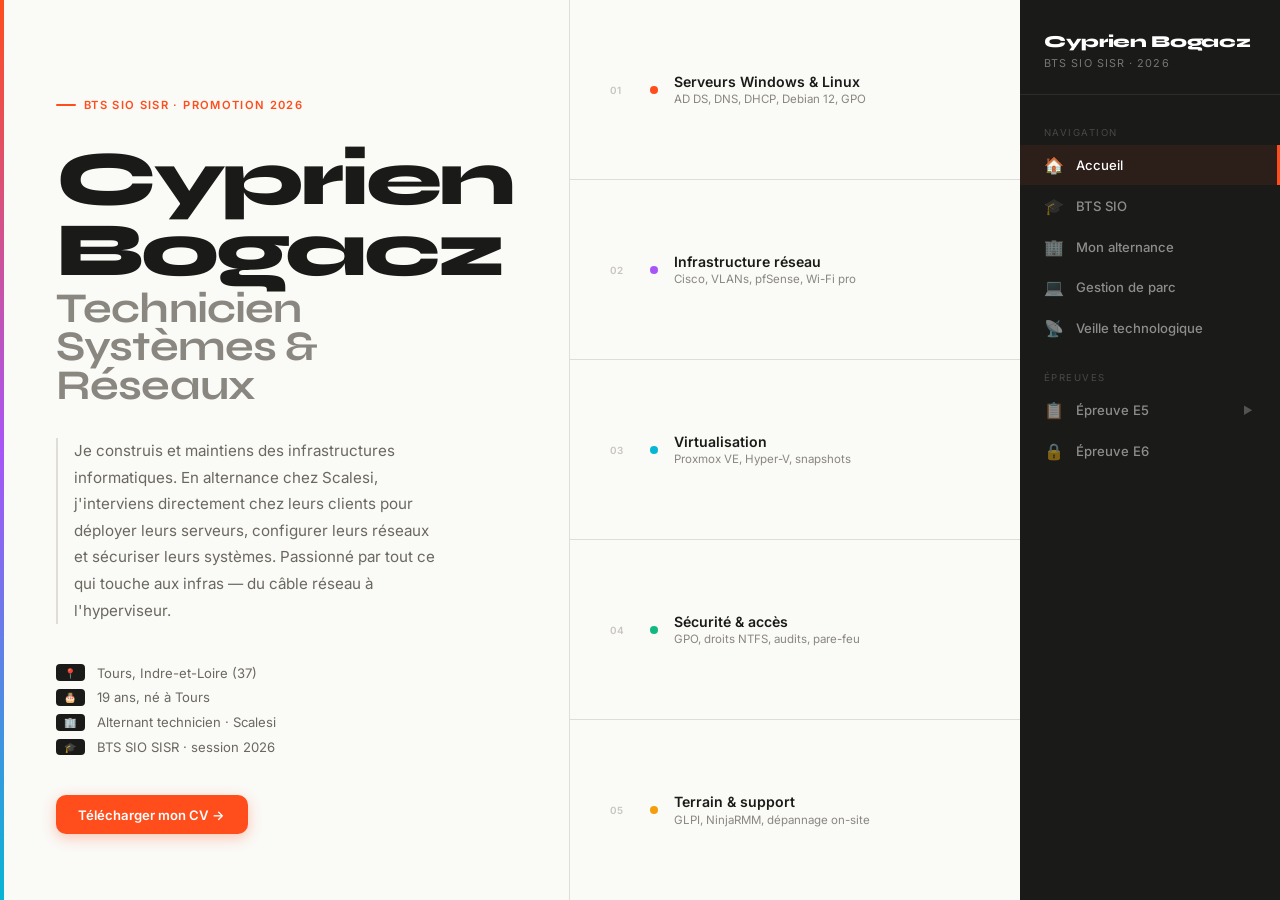
<file: index.html>
<!DOCTYPE html>
<html lang="fr">
<head>
<meta charset="UTF-8">
<meta name="viewport" content="width=device-width, initial-scale=1.0">
<title>Cyprien Bogacz — Portfolio BTS SIO SISR</title>
<link rel="preconnect" href="https://fonts.googleapis.com">
<link href="https://fonts.googleapis.com/css2?family=Inter:wght@300;400;500;600;700&family=Syne:wght@700;800&display=swap" rel="stylesheet">
<style>
*{margin:0;padding:0;box-sizing:border-box;}
html,body{height:100%;overflow:hidden;}
.wsb-grid{display:grid;grid-template-columns:1fr 1fr;gap:1rem;margin-bottom:2rem;}
@media(max-width:600px){.wsb-grid{grid-template-columns:1fr !important;}}
body{font-family:'Inter',sans-serif;background:#F2F0EB;color:#1A1A18;display:flex;}

/* ── SIDEBAR DROITE ── */
#sidebar{
  position:fixed;top:0;right:0;height:100vh;
  width:260px;background:#1A1A18;
  display:flex;flex-direction:column;
  z-index:200;
  transition:transform 0.35s cubic-bezier(0.4,0,0.2,1);
}
#sidebar .logo{
  padding:2rem 1.5rem 1.5rem;
  border-bottom:1px solid rgba(255,255,255,0.08);
}
#sidebar .logo-name{
  font-family:'Syne',sans-serif;font-weight:800;
  font-size:1.05rem;color:white;letter-spacing:-0.02em;
  line-height:1.2;
}
#sidebar .logo-sub{
  font-size:0.68rem;color:rgba(255,255,255,0.4);
  margin-top:0.25rem;text-transform:uppercase;letter-spacing:0.1em;
}
nav{padding:1rem 0;flex:1;overflow-y:auto;}
nav a{
  display:flex;align-items:center;gap:0.75rem;
  padding:0.65rem 1.5rem;
  font-size:0.82rem;font-weight:500;
  color:rgba(255,255,255,0.5);
  text-decoration:none;
  transition:all 0.18s;
  border-right:3px solid transparent;
  cursor:pointer;
}
nav a:hover{color:white;background:rgba(255,255,255,0.05);}
nav a.active{color:white;border-right-color:#FF4D1C;background:rgba(255,77,28,0.08);}
nav a .nav-icon{font-size:1rem;width:20px;text-align:center;flex-shrink:0;}
nav .nav-section{
  font-size:0.6rem;text-transform:uppercase;letter-spacing:0.15em;
  color:rgba(255,255,255,0.2);padding:1rem 1.5rem 0.4rem;
}
nav .nav-empty{
  font-size:0.7rem;color:rgba(255,255,255,0.2);
  padding:0.4rem 1.5rem 0.4rem 3.7rem;font-style:italic;
}

/* HAMBURGER (mobile) */
#menu-btn{
  display:none;position:fixed;top:1rem;right:1rem;z-index:300;
  background:#1A1A18;border:none;color:white;
  width:40px;height:40px;border-radius:10px;
  font-size:1.2rem;cursor:pointer;
}

/* ── MAIN ── */
#main{
  margin-right:260px;
  width:calc(100% - 260px);
  height:100vh;
  overflow-y:scroll;
  scroll-behavior:smooth;
  -webkit-overflow-scrolling:touch;
}

/* ── PAGES ── */
.page{display:none;min-height:100%;}
.page.active{display:block;}

/* ── HERO ACCUEIL ── */
.hero{
  min-height:100vh;
  display:grid;grid-template-columns:1fr 1fr;
}
.hero-left{
  padding:5rem 3.5rem 3rem;
  display:flex;flex-direction:column;justify-content:center;
  border-right:1px solid #E0DDD6;
  background:#FAFAF7;
  position:relative;
}
.hero-left::before{
  content:'';position:absolute;top:0;left:0;width:4px;height:100%;
  background:linear-gradient(180deg,#FF4D1C,#A855F7,#06B6D4);
}
.hero-tag{
  display:inline-flex;align-items:center;gap:0.5rem;
  font-size:0.7rem;font-weight:600;text-transform:uppercase;letter-spacing:0.12em;
  color:#FF4D1C;margin-bottom:2rem;
}
.hero-tag::before{content:'';width:20px;height:2px;background:#FF4D1C;border-radius:2px;}
.hero-h1{
  font-family:'Syne',sans-serif;font-weight:800;
  font-size:clamp(3.5rem,6vw,6rem);
  line-height:0.92;letter-spacing:-0.04em;
  margin-bottom:2rem;
}
.hero-h1 span{
  display:block;font-weight:700;font-size:0.55em;
  color:#8A8780;letter-spacing:-0.02em;margin-top:0.25rem;
}
.hero-desc{
  font-size:0.95rem;color:#6B6860;line-height:1.75;
  max-width:380px;margin-bottom:2.5rem;
  padding-left:1rem;border-left:2px solid #E0DDD6;
}
.hero-infos{display:flex;flex-direction:column;gap:0.5rem;margin-bottom:2.5rem;}
.hero-info-item{
  display:flex;align-items:center;gap:0.75rem;
  font-size:0.82rem;color:#6B6860;
}
.hero-info-item .badge{
  font-size:0.62rem;font-weight:600;text-transform:uppercase;letter-spacing:0.08em;
  background:#1A1A18;color:white;padding:0.15rem 0.5rem;border-radius:4px;
  flex-shrink:0;
}
.hero-btns{display:flex;gap:0.75rem;flex-wrap:wrap;}
.btn{
  display:inline-flex;align-items:center;gap:0.5rem;
  padding:0.7rem 1.4rem;border-radius:10px;
  font-size:0.82rem;font-weight:600;cursor:pointer;
  text-decoration:none;border:none;transition:all 0.2s;
  font-family:'Inter',sans-serif;
}
.btn-primary{background:#FF4D1C;color:white;box-shadow:0 4px 14px rgba(255,77,28,0.3);}
.btn-primary:hover{background:#e03d10;transform:translateY(-2px);box-shadow:0 8px 20px rgba(255,77,28,0.4);}
.btn-outline{background:transparent;color:#1A1A18;border:1.5px solid #1A1A18;}
.btn-outline:hover{background:#1A1A18;color:white;transform:translateY(-2px);}
.btn-ghost{background:#F2F0EB;color:#1A1A18;border:1.5px solid #E0DDD6;}
.btn-ghost:hover{border-color:#1A1A18;transform:translateY(-1px);}

/* Hero droite — compétences */
.hero-right{
  display:grid;grid-template-rows:repeat(5,1fr);
  background:#FAFAF7;
}
.comp-row{
  display:flex;align-items:center;gap:1rem;
  padding:0 2.5rem;border-bottom:1px solid #E0DDD6;
  transition:all 0.22s;cursor:default;
  position:relative;overflow:hidden;
}
.comp-row:last-child{border-bottom:none;}
.comp-row::after{
  content:'';position:absolute;inset:0;opacity:0;transition:opacity 0.22s;
}
.comp-row:nth-child(1)::after{background:rgba(255,77,28,0.05);}
.comp-row:nth-child(2)::after{background:rgba(168,85,247,0.05);}
.comp-row:nth-child(3)::after{background:rgba(6,182,212,0.05);}
.comp-row:nth-child(4)::after{background:rgba(16,185,129,0.05);}
.comp-row:nth-child(5)::after{background:rgba(245,158,11,0.05);}
.comp-row:hover::after{opacity:1;}
.comp-row:hover .comp-name{color:#FF4D1C;}
.comp-dot{width:8px;height:8px;border-radius:50%;flex-shrink:0;position:relative;z-index:1;}
.comp-num{font-size:0.62rem;color:#C8C5BE;font-weight:600;position:relative;z-index:1;width:24px;}
.comp-info{flex:1;position:relative;z-index:1;}
.comp-name{font-weight:600;font-size:0.88rem;margin-bottom:0.15rem;transition:color 0.2s;}
.comp-sub{font-size:0.72rem;color:#8A8780;}

/* ── SECTIONS GÉNÉRIQUES ── */
.section-wrap{max-width:900px;margin:0 auto;padding:4rem 3rem 2rem;}

.page-intro{
  padding:3rem 3rem 0;
  max-width:900px;margin:0 auto;
}
.page-label{
  font-size:0.68rem;font-weight:600;text-transform:uppercase;letter-spacing:0.15em;
  color:#FF4D1C;margin-bottom:0.75rem;display:block;
}
.page-title{
  font-family:'Syne',sans-serif;font-weight:800;
  font-size:clamp(1.8rem,3vw,2.8rem);
  letter-spacing:-0.03em;line-height:1.05;
  margin-bottom:0.75rem;
}
.page-subtitle{font-size:0.95rem;color:#6B6860;line-height:1.7;max-width:580px;}

.divider{border:none;border-top:1px solid #E0DDD6;margin:2.5rem 0;}
.block-label{
  font-size:0.65rem;font-weight:600;text-transform:uppercase;
  letter-spacing:0.15em;color:#A855F7;
  margin-bottom:1.25rem;display:block;
}

/* CARDS */
.cards-grid{display:grid;grid-template-columns:repeat(auto-fit,minmax(240px,1fr));gap:1rem;margin-bottom:2rem;}
.card{
  background:white;border:1px solid #E0DDD6;
  border-radius:16px;padding:1.5rem;
  transition:all 0.22s;
}
.card:hover{transform:translateY(-3px);box-shadow:0 8px 24px rgba(0,0,0,0.07);border-color:#C8C5BE;}
.card-icon{font-size:1.4rem;margin-bottom:0.75rem;}
.card-title{font-weight:700;font-size:0.9rem;margin-bottom:0.4rem;}
.card-desc{font-size:0.78rem;color:#6B6860;line-height:1.6;}

/* LISTE NUMÉROTÉE */
.num-list{display:flex;flex-direction:column;border-top:1px solid #E0DDD6;margin-bottom:2rem;}
.num-item{
  display:grid;grid-template-columns:2.5rem 1fr 2fr;
  gap:1.5rem;align-items:start;
  padding:1.25rem 0.5rem;border-bottom:1px solid #E0DDD6;
  transition:all 0.2s;border-left:3px solid transparent;
}
.num-item:hover{background:rgba(255,77,28,0.03);border-left-color:#FF4D1C;padding-left:1rem;}
.num-n{font-size:0.62rem;color:#C8C5BE;font-weight:600;padding-top:0.15rem;}
.num-title{font-weight:700;font-size:0.88rem;color:#1A1A18;transition:color 0.18s;}
.num-title[onclick]{cursor:pointer;}
.num-title[onclick]:hover{color:#FF4D1C;}
.num-title a{text-decoration:none;color:inherit;}
.num-desc{font-size:0.78rem;color:#6B6860;line-height:1.6;}

/* INFO GRID */
.info-grid{display:grid;grid-template-columns:repeat(3,1fr);gap:1px;background:#E0DDD6;border:1px solid #E0DDD6;border-radius:16px;overflow:hidden;margin-bottom:2rem;}
.info-block{background:#FAFAF7;padding:1.5rem;}
.info-block-title{font-weight:700;font-size:0.85rem;margin-bottom:0.75rem;display:flex;align-items:center;gap:0.5rem;}
.info-block ul{list-style:none;display:flex;flex-direction:column;gap:0.35rem;}
.info-block li{font-size:0.77rem;color:#6B6860;padding-left:1rem;position:relative;}
.info-block li::before{content:'→';position:absolute;left:0;color:#FF4D1C;font-size:0.6rem;top:0.15rem;}

/* OPTIONS 2 COL */
.opt-grid{display:grid;grid-template-columns:1fr 1fr;gap:1rem;margin-bottom:2rem;}
.opt-card{background:white;border:1.5px solid #E0DDD6;border-radius:16px;padding:1.75rem;transition:all 0.2s;}
.opt-card.mine{border-color:#FF4D1C;background:linear-gradient(135deg,white,rgba(255,77,28,0.03));}
.opt-chip{
  font-size:0.62rem;font-weight:700;text-transform:uppercase;letter-spacing:0.1em;
  padding:0.2rem 0.6rem;border-radius:6px;margin-bottom:1rem;display:inline-block;
}
.opt-chip.mine{background:#FF4D1C;color:white;}
.opt-chip.other{background:#E0DDD6;color:#6B6860;}
.opt-title{font-weight:700;font-size:0.95rem;margin-bottom:0.5rem;}
.opt-desc{font-size:0.8rem;color:#6B6860;line-height:1.65;margin-bottom:1rem;}
.tags{display:flex;flex-wrap:wrap;gap:0.3rem;}
.tag{font-size:0.65rem;padding:0.2rem 0.55rem;border-radius:6px;background:#F2F0EB;color:#4A4840;border:1px solid #E0DDD6;}
.tag.o{background:rgba(255,77,28,0.08);border-color:rgba(255,77,28,0.2);color:#FF4D1C;}
.tag.p{background:rgba(168,85,247,0.08);border-color:rgba(168,85,247,0.2);color:#A855F7;}
.tag.t{background:rgba(6,182,212,0.08);border-color:rgba(6,182,212,0.2);color:#06B6D4;}

/* BANNER SOMBRE */
.dark-banner{
  background:#1A1A18;color:white;
  border-radius:20px;padding:2.5rem;
  margin-bottom:2rem;position:relative;overflow:hidden;
}
.dark-banner::before{
  content:'';position:absolute;top:0;left:0;right:0;height:3px;
  background:linear-gradient(90deg,#FF4D1C,#A855F7,#06B6D4,#10B981);
}
.dark-banner-title{font-family:'Syne',sans-serif;font-weight:800;font-size:1.8rem;letter-spacing:-0.03em;color:#F5C842;margin-bottom:0.3rem;}
.dark-banner-sub{font-size:0.75rem;color:rgba(255,255,255,0.4);text-transform:uppercase;letter-spacing:0.1em;margin-bottom:1.25rem;}
.dark-banner-desc{font-size:0.88rem;color:rgba(255,255,255,0.65);line-height:1.8;max-width:500px;}
.dark-banner-stats{display:flex;gap:1rem;margin-top:1.5rem;}
.dark-stat{background:rgba(255,255,255,0.06);border:1px solid rgba(255,255,255,0.08);border-radius:10px;padding:0.75rem 1.25rem;text-align:center;}
.dark-stat-val{font-family:'Syne',sans-serif;font-weight:800;font-size:1.3rem;color:#F5C842;display:block;}
.dark-stat-label{font-size:0.65rem;color:rgba(255,255,255,0.4);text-transform:uppercase;letter-spacing:0.08em;}

/* VIDEO */
.video-wrap{border-radius:16px;overflow:hidden;border:1px solid #E0DDD6;margin-bottom:2rem;background:white;}
.video-wrap iframe{width:100%;height:340px;display:block;border:none;}

/* CONTACT */
.contact-section{
  background:white;border:1px solid #E0DDD6;border-radius:20px;
  padding:2rem;margin:3rem 0 0;
  display:grid;grid-template-columns:1fr 1fr;gap:2rem;
}
.contact-left h3{font-family:'Syne',sans-serif;font-weight:800;font-size:1.1rem;letter-spacing:-0.02em;margin-bottom:0.4rem;}
.contact-left p{font-size:0.82rem;color:#6B6860;line-height:1.6;margin-bottom:1.5rem;}
.contact-social{display:flex;gap:0.75rem;}
.social-btn{
  display:inline-flex;align-items:center;gap:0.5rem;
  padding:0.55rem 1rem;border-radius:10px;
  font-size:0.78rem;font-weight:600;text-decoration:none;
  background:#F2F0EB;color:#1A1A18;border:1px solid #E0DDD6;
  transition:all 0.18s;cursor:pointer;
}
.social-btn:hover{background:#1A1A18;color:white;border-color:#1A1A18;}
.contact-form{display:flex;flex-direction:column;gap:0.75rem;}
.form-row{display:grid;grid-template-columns:1fr 1fr;gap:0.75rem;}
.form-input{
  width:100%;padding:0.65rem 0.9rem;
  border:1.5px solid #E0DDD6;border-radius:10px;
  font-size:0.82rem;font-family:'Inter',sans-serif;
  background:#FAFAF7;color:#1A1A18;
  transition:border-color 0.18s;outline:none;
}
.form-input:focus{border-color:#FF4D1C;background:white;}
.form-input::placeholder{color:#A8A5A0;}
textarea.form-input{resize:vertical;min-height:80px;}
.form-submit{
  background:#FF4D1C;color:white;border:none;
  padding:0.7rem 1.5rem;border-radius:10px;
  font-size:0.82rem;font-weight:600;cursor:pointer;
  font-family:'Inter',sans-serif;transition:all 0.2s;
  align-self:flex-start;
}
.form-submit:hover{background:#e03d10;transform:translateY(-1px);}
.form-success{
  display:none;background:rgba(16,185,129,0.1);border:1px solid rgba(16,185,129,0.3);
  border-radius:10px;padding:0.75rem 1rem;font-size:0.8rem;color:#059669;
}

/* VEILLE — article card */
.article-card{
  background:white;border:1px solid #E0DDD6;border-radius:16px;
  overflow:hidden;transition:all 0.22s;
}
.article-card:hover{transform:translateY(-3px);box-shadow:0 8px 24px rgba(0,0,0,0.08);border-color:#C8C5BE;}
.article-top-bar{height:3px;}
.article-top-bar.security{background:linear-gradient(90deg,#EF4444,#F97316);}
.article-top-bar.system{background:linear-gradient(90deg,#A855F7,#6366F1);}
.article-top-bar.network{background:linear-gradient(90deg,#06B6D4,#10B981);}
.article-body{padding:1.5rem;}
.article-meta{font-size:0.65rem;color:#8A8780;font-weight:600;text-transform:uppercase;letter-spacing:0.1em;margin-bottom:0.5rem;}
.article-title{font-weight:700;font-size:0.88rem;margin-bottom:0.5rem;line-height:1.4;}
.article-excerpt{font-size:0.76rem;color:#6B6860;line-height:1.6;}

/* GLPI card highlight */
.glpi-highlight{
  background:white;border:1px solid #E0DDD6;border-radius:20px;
  padding:2.5rem;margin-bottom:2rem;
  display:grid;grid-template-columns:1fr 1fr;gap:2.5rem;align-items:center;
}

.glpi-logo{
  font-family:'Syne',sans-serif;font-weight:800;font-size:3rem;
  letter-spacing:-0.05em;color:#FF4D1C;margin-bottom:0.5rem;
}
.glpi-tagline{font-size:0.85rem;color:#6B6860;line-height:1.7;margin-bottom:1.5rem;}
.glpi-features{display:flex;flex-direction:column;gap:0.5rem;}
.glpi-feat{
  display:flex;align-items:center;gap:0.75rem;
  font-size:0.8rem;color:#4A4840;
}
.glpi-feat::before{content:'✓';color:#10B981;font-weight:700;font-size:0.7rem;}
.glpi-right{display:grid;grid-template-columns:1fr 1fr;gap:0.75rem;}
.glpi-stat{background:#F2F0EB;border-radius:12px;padding:1.25rem;text-align:center;}
.glpi-stat-val{font-family:'Syne',sans-serif;font-weight:800;font-size:1.4rem;color:#FF4D1C;display:block;margin-bottom:0.2rem;}
.glpi-stat-label{font-size:0.7rem;color:#6B6860;}

/* PAGES VIDES */
.empty-page{
  display:flex;flex-direction:column;align-items:center;justify-content:center;
  min-height:80vh;text-align:center;padding:3rem;
}
.empty-icon{font-size:3rem;margin-bottom:1.5rem;opacity:0.3;}
.empty-title{font-family:'Syne',sans-serif;font-weight:800;font-size:1.5rem;letter-spacing:-0.02em;color:#4A4840;margin-bottom:0.5rem;}
.empty-desc{font-size:0.85rem;color:#8A8780;}

/* ANIM */
.fi{opacity:0;transform:translateY(14px);transition:opacity 0.45s ease,transform 0.45s ease;}
.fi.show{opacity:1;transform:translateY(0);}

/* FOOTER PAGE */
.page-footer{padding:2rem 3rem 3rem;max-width:900px;margin:0 auto;}

@media(max-width:900px){
  #sidebar{transform:translateX(100%);}
  #sidebar.open{transform:translateX(0);}
  #menu-btn{display:flex;align-items:center;justify-content:center;}
  #main{margin-right:0;width:100%;}
  .hero{grid-template-columns:1fr;}
  .hero-right{display:none;}
  .contact-section{grid-template-columns:1fr;}
  .opt-grid,.info-grid,.glpi-highlight{grid-template-columns:1fr;}
  .num-item{display:flex;flex-direction:column;gap:0.4rem;padding:1rem 0.5rem;}
  .num-desc{display:block;font-size:0.75rem;color:#6B6860;line-height:1.5;}
  .section-wrap,.page-intro,.page-footer{padding-left:1.5rem;padding-right:1.5rem;}
}
</style>
</head>
<body>

<button id="menu-btn" onclick="toggleMenu()">☰</button>

<div id="main">

<!-- ══ ACCUEIL ══ -->
<div id="p-accueil" class="page active">
  <div class="hero">
    <div class="hero-left">
      <div class="hero-tag fi">BTS SIO SISR · Promotion 2026</div>
      <h1 class="hero-h1 fi">
        Cyprien<br>Bogacz
        <span>Technicien Systèmes & Réseaux</span>
      </h1>
      <p class="hero-desc fi">Je construis et maintiens des infrastructures informatiques. En alternance chez Scalesi, j'interviens directement chez leurs clients pour déployer leurs serveurs, configurer leurs réseaux et sécuriser leurs systèmes. Passionné par tout ce qui touche aux infras — du câble réseau à l'hyperviseur.</p>
      <div class="hero-infos fi">
        <div class="hero-info-item"><span class="badge">📍</span>Tours, Indre-et-Loire (37)</div>
        <div class="hero-info-item"><span class="badge">🎂</span>19 ans, né à Tours</div>
        <div class="hero-info-item"><span class="badge">🏢</span>Alternant technicien · Scalesi</div>
        <div class="hero-info-item"><span class="badge">🎓</span>BTS SIO SISR · session 2026</div>
      </div>
      <div class="hero-btns fi">
        <a href="cv_cyprien_bogacz.pdf" target="_blank" class="btn btn-primary">Télécharger mon CV →</a>
      </div>
    </div>
    <div class="hero-right fi">
      <div class="comp-row">
        <div class="comp-num">01</div>
        <div class="comp-dot" style="background:#FF4D1C;"></div>
        <div class="comp-info"><div class="comp-name">Serveurs Windows & Linux</div><div class="comp-sub">AD DS, DNS, DHCP, Debian 12, GPO</div></div>
      </div>
      <div class="comp-row">
        <div class="comp-num">02</div>
        <div class="comp-dot" style="background:#A855F7;"></div>
        <div class="comp-info"><div class="comp-name">Infrastructure réseau</div><div class="comp-sub">Cisco, VLANs, pfSense, Wi-Fi pro</div></div>
      </div>
      <div class="comp-row">
        <div class="comp-num">03</div>
        <div class="comp-dot" style="background:#06B6D4;"></div>
        <div class="comp-info"><div class="comp-name">Virtualisation</div><div class="comp-sub">Proxmox VE, Hyper-V, snapshots</div></div>
      </div>
      <div class="comp-row">
        <div class="comp-num">04</div>
        <div class="comp-dot" style="background:#10B981;"></div>
        <div class="comp-info"><div class="comp-name">Sécurité & accès</div><div class="comp-sub">GPO, droits NTFS, audits, pare-feu</div></div>
      </div>
      <div class="comp-row">
        <div class="comp-num">05</div>
        <div class="comp-dot" style="background:#F59E0B;"></div>
        <div class="comp-info"><div class="comp-name">Terrain & support</div><div class="comp-sub">GLPI, NinjaRMM, dépannage on-site</div></div>
      </div>
    </div>
  </div>
  <div class="page-footer">
    <div class="contact-section fi">
      <div class="contact-left">
        <h3>Une question ? Un message ?</h3>
        <p>N'hésitez pas à me contacter pour toute question, remarque ou opportunité professionnelle.</p>
        <div class="contact-social">
          <a href="#" class="social-btn">📸 Instagram</a>
          <a href="#" class="social-btn">💼 LinkedIn</a>
        </div>
      </div>
      <form class="contact-form" onsubmit="sendContact(event)">
        <div class="form-row">
          <input type="text" class="form-input" placeholder="Votre nom" required id="c-name">
          <input type="email" class="form-input" placeholder="Votre email" required id="c-email">
        </div>
        <textarea class="form-input" placeholder="Votre message..." required id="c-msg"></textarea>
        <button type="submit" class="form-submit">Envoyer le message →</button>
        <div class="form-success" id="c-success">Message envoyé ! Je vous répondrai rapidement.</div>
      </form>
    </div>
  </div>
</div>

<!-- ══ BTS SIO ══ -->
<div id="p-bts" class="page">
  <div class="page-intro fi">
    <span class="page-label">Ma formation</span>
    <h2 class="page-title">BTS Services Informatiques aux Organisations</h2>
    <p class="page-subtitle">Le BTS SIO option SISR forme des techniciens capables d'administrer et maintenir les infrastructures informatiques des entreprises.</p>
  </div>
  <div class="section-wrap">

    <span class="block-label fi">Objectifs de la formation</span>
    <div class="cards-grid fi">
      <div class="card">
        <div class="card-icon">🖧</div>
        <div class="card-title">Administrer les systèmes</div>
        <div class="card-desc">Installer et configurer des serveurs Windows Server et Linux, gérer les utilisateurs via Active Directory, déployer des GPO et sécuriser les accès.</div>
      </div>
      <div class="card">
        <div class="card-icon">🌐</div>
        <div class="card-title">Gérer les réseaux</div>
        <div class="card-desc">Concevoir et configurer des réseaux d'entreprise — VLANs, routage, pare-feu pfSense, équipements Cisco — pour garantir la connectivité et la sécurité.</div>
      </div>
      <div class="card">
        <div class="card-icon">🔒</div>
        <div class="card-title">Sécuriser l'infrastructure</div>
        <div class="card-desc">Mettre en place des politiques de sécurité, gérer les habilitations, surveiller les systèmes et réagir aux incidents pour protéger le SI.</div>
      </div>
      <div class="card">
        <div class="card-icon">⚙️</div>
        <div class="card-title">Virtualiser et superviser</div>
        <div class="card-desc">Déployer des environnements virtualisés avec Proxmox et Hyper-V, superviser les infrastructures avec Zabbix ou PRTG et gérer la continuité de service.</div>
      </div>
      <div class="card">
        <div class="card-icon">🛠️</div>
        <div class="card-title">Assurer le support</div>
        <div class="card-desc">Gérer le parc informatique, traiter les tickets d'incidents, assister les utilisateurs et maintenir la documentation technique à jour.</div>
      </div>
      <div class="card">
        <div class="card-icon">💾</div>
        <div class="card-title">Garantir la continuité</div>
        <div class="card-desc">Mettre en place des plans de sauvegarde, tester les restaurations et définir des procédures de reprise d'activité pour protéger les données de l'entreprise.</div>
      </div>
    </div>

    <hr class="divider">
    <span class="block-label fi">Les épreuves du BTS SIO</span>
    <div class="cards-grid fi" style="grid-template-columns:repeat(auto-fit,minmax(200px,1fr));">
      <div class="card" style="border-left:3px solid #FF4D1C;">
        <div class="card-title">E1 — Culture générale</div>
        <div class="card-desc">Expression et communication écrite en français.</div>
      </div>
      <div class="card" style="border-left:3px solid #A855F7;">
        <div class="card-title">E2 — Anglais</div>
        <div class="card-desc">Compréhension et expression en anglais professionnel.</div>
      </div>
      <div class="card" style="border-left:3px solid #06B6D4;">
        <div class="card-title">E3 — Mathématiques</div>
        <div class="card-desc">Mathématiques appliquées à l'informatique.</div>
      </div>
      <div class="card" style="border-left:3px solid #10B981;">
        <div class="card-title">E4 — Culture économique</div>
        <div class="card-desc">Économie, droit et management.</div>
      </div>
      <div class="card" style="border-left:3px solid #F59E0B;">
        <div class="card-title">E5 — Support & mise à disposition</div>
        <div class="card-desc">Réalisations professionnelles en entreprise — portfolio de réalisations.</div>
      </div>
      <div class="card" style="border-left:3px solid #EF4444;">
        <div class="card-title">E6 — Administration des SI</div>
        <div class="card-desc">Situations professionnelles SISR — deux situations présentées au jury.</div>
      </div>
      <div class="card" style="border-left:3px solid #8B5CF6;">
        <div class="card-title">E7 — Cybersécurité</div>
        <div class="card-desc">Sécurité des services informatiques et protection des données.</div>
      </div>
    </div>

    <hr class="divider">
    <span class="block-label fi">Le BTS SIO au CFA CCI de Saumur</span>
    <div class="dark-banner fi">
      <div class="dark-banner-title">CFA CCI Saumur</div>
      <div class="dark-banner-sub">Centre de Formation d'Apprentis · Indre-et-Loire</div>
      <p class="dark-banner-desc">Le BTS SIO est proposé uniquement en option SISR au CFA de la CCI de Saumur. La formation alterne cours théoriques, travaux pratiques sur matériel réel et temps en entreprise. Un cadre idéal pour mettre directement en pratique ce qu'on apprend.</p>
      <div class="dark-banner-stats">
        <div class="dark-stat"><span class="dark-stat-val">2 ans</span><span class="dark-stat-label">de formation</span></div>
        <div class="dark-stat"><span class="dark-stat-val">SISR</span><span class="dark-stat-label">seule option</span></div>
        <div class="dark-stat"><span class="dark-stat-val">ALT.</span><span class="dark-stat-label">disponible</span></div>
      </div>
    </div>
    <div class="video-wrap fi">
      <iframe src="https://www.youtube.com/embed/ZjYgFxbY2Sg" title="Filière Informatique Numérique — CFA CCI Saumur" allowfullscreen loading="lazy"></iframe>
    </div>

  </div>
  <div class="page-footer">
    <div class="contact-section fi">
      <div class="contact-left">
        <h3>Une question ? Un message ?</h3>
        <p>N'hésitez pas à me contacter pour toute question ou remarque.</p>
        <div class="contact-social">
          <a href="#" class="social-btn">📸 Instagram</a>
          <a href="#" class="social-btn">💼 LinkedIn</a>
        </div>
      </div>
      <form class="contact-form" onsubmit="sendContact(event)">
        <div class="form-row">
          <input type="text" class="form-input" placeholder="Votre nom" required>
          <input type="email" class="form-input" placeholder="Votre email" required>
        </div>
        <textarea class="form-input" placeholder="Votre message..."></textarea>
        <button type="submit" class="form-submit">Envoyer →</button>
      </form>
    </div>
  </div>
</div>

<!-- ══ MON ALTERNANCE ══ -->
<div id="p-alt" class="page">
  <div class="page-intro fi">
    <span class="page-label">Où je travaille</span>
    <h2 class="page-title">Mon alternance chez Scalesi</h2>
    <p class="page-subtitle">Une ESN qui intervient chez ses clients pour monter et maintenir leur infrastructure IT. Chaque client a son environnement, ses contraintes — pas deux missions identiques.</p>
  </div>
  <div class="section-wrap">
    <div class="dark-banner fi">
      <div class="dark-banner-title">Scalesi</div>
      <div class="dark-banner-sub">Prestataire informatique · ESN · Indre-et-Loire</div>
      <p class="dark-banner-desc">Scalesi intervient directement chez ses clients pour concevoir, déployer et maintenir leurs infrastructures. Les missions sont concrètes : Active Directory, switches Cisco, serveurs, support utilisateurs, sauvegardes. J'interviens sur site avec les techniciens seniors sur de vrais environnements de production.</p>
      <div class="dark-banner-stats">
        <div class="dark-stat"><span class="dark-stat-val">2 ans</span><span class="dark-stat-label">en alternance</span></div>
        <div class="dark-stat"><span class="dark-stat-val">SISR</span><span class="dark-stat-label">spécialité</span></div>
        <div class="dark-stat"><span class="dark-stat-val">37</span><span class="dark-stat-label">Indre-et-Loire</span></div>
      </div>
    </div>

    <span class="block-label fi">Ce sur quoi j'interviens au quotidien</span>
    <div class="num-list fi">
      <div class="num-item"><div class="num-n">01</div><div class="num-title">Déploiement de serveurs Windows</div><div class="num-desc">Active Directory, DNS, DHCP, WSUS, DFS — je monte l'infrastructure Windows Server 2022 depuis zéro et la configure selon le cahier des charges client.</div></div>
      <div class="num-item"><div class="num-n">02</div><div class="num-title">Configuration des réseaux</div><div class="num-desc">VLANs sur switches Cisco, routage, pfSense comme pare-feu — je segmente et configure les équipements pour que tout communique correctement.</div></div>
      <div class="num-item"><div class="num-n">03</div><div class="num-title">Support & dépannage</div><div class="num-desc">Tickets GLPI, interventions sur site, télémaintenance via TeamViewer, AnyDesk et NinjaRMM. De la prise en charge jusqu'à la clôture du ticket.</div></div>
      <div class="num-item"><div class="num-n">04</div><div class="num-title">Sécurité des accès et des données</div><div class="num-desc">GPO de sécurité, droits NTFS par groupe AD, blocage USB, audit des comptes — seules les bonnes personnes accèdent aux bonnes ressources.</div></div>
      <div class="num-item"><div class="num-n">05</div><div class="num-title">Sauvegardes et reprise d'activité</div><div class="num-desc">Windows Server Backup configuré avec planification nocturne, test de restauration pour valider que la sauvegarde est réellement exploitable.</div></div>
      <div class="num-item"><div class="num-n">06</div><div class="num-title">Rédaction de procédures</div><div class="num-desc">Chaque intervention est documentée — procédures, guides utilisateurs. Pour que le client comprenne son infra et que le technicien suivant ne parte pas de zéro.</div></div>
    </div>

    <hr class="divider">
    <span class="block-label fi">L'outillage du quotidien</span>
    <div class="cards-grid fi">
      <div class="card"><div class="card-icon">🖥️</div><div class="card-title">Systèmes</div><div class="card-desc">Windows Server 2022, Linux Debian 12, Active Directory, GPO, Proxmox VE</div></div>
      <div class="card"><div class="card-icon">🌐</div><div class="card-title">Réseau & Sécurité</div><div class="card-desc">Switches & routeurs Cisco, VLANs, TCP/IP, Wi-Fi professionnel</div></div>
      <div class="card"><div class="card-icon">🛠️</div><div class="card-title">Outils du métier</div><div class="card-desc">GLPI, NinjaRMM, TeamViewer, AnyDesk, Windows Server Backup</div></div>
    </div>
  </div>
  <div class="page-footer">
    <div class="contact-section fi">
      <div class="contact-left">
        <h3>Une question ? Un message ?</h3>
        <p>N'hésitez pas à me contacter pour toute question ou remarque.</p>
        <div class="contact-social">
          <a href="#" class="social-btn">📸 Instagram</a>
          <a href="#" class="social-btn">💼 LinkedIn</a>
        </div>
      </div>
      <form class="contact-form" onsubmit="sendContact(event)">
        <div class="form-row">
          <input type="text" class="form-input" placeholder="Votre nom" required>
          <input type="email" class="form-input" placeholder="Votre email" required>
        </div>
        <textarea class="form-input" placeholder="Votre message..."></textarea>
        <button type="submit" class="form-submit">Envoyer →</button>
      </form>
    </div>
  </div>
</div>

<!-- ══ GESTION DE PARC ══ -->
<div id="p-parc" class="page">
  <div class="page-intro fi">
    <span class="page-label">Compétence E5</span>
    <h2 class="page-title">Gestion de parc informatique</h2>
    <p class="page-subtitle">Recenser, suivre, maintenir — savoir exactement ce qui tourne dans un SI c'est la base de toute administration efficace.</p>
  </div>
  <div class="section-wrap">
    <span class="block-label fi">Pourquoi c'est indispensable</span>
    <div class="cards-grid fi">
      <div class="card"><div class="card-icon">📋</div><div class="card-title">Visibilité totale</div><div class="card-desc">Sans inventaire à jour, impossible de savoir ce qui tourne dans le SI. Une machine non répertoriée c'est une machine non sécurisée, non maintenue, non sauvegardée.</div></div>
      <div class="card"><div class="card-icon">🔧</div><div class="card-title">Maintenance proactive</div><div class="card-desc">Connaître l'état du parc permet d'anticiper les pannes, de planifier les remplacements et d'intervenir avant qu'un problème n'impacte les utilisateurs.</div></div>
      <div class="card"><div class="card-icon">💰</div><div class="card-title">Optimisation des coûts</div><div class="card-desc">Un inventaire précis évite les doublons, permet de réaffecter le matériel sous-utilisé et de justifier les investissements auprès de la direction.</div></div>
      <div class="card"><div class="card-icon">📊</div><div class="card-title">Suivi des licences</div><div class="card-desc">Savoir quels logiciels sont installés et sur combien de postes — essentiel pour rester en conformité légale et éviter les audits de licences surprise.</div></div>
    </div>

    <hr class="divider">
    <span class="block-label fi">GLPI — l'outil de référence</span>
    <div class="glpi-highlight fi">
      <div class="glpi-left">
        <div class="glpi-logo">GLPI</div>
        <p class="glpi-tagline">Gestionnaire Libre de Parc Informatique — logiciel open source français de gestion de parc et de helpdesk, utilisé par des milliers d'organisations dans le monde.</p>
        <div class="glpi-features">
          <div class="glpi-feat">Inventaire automatique du matériel et des logiciels</div>
          <div class="glpi-feat">Gestion des tickets d'incidents et de demandes</div>
          <div class="glpi-feat">Suivi des contrats et des garanties</div>
          <div class="glpi-feat">Gestion des utilisateurs et des groupes</div>
          <div class="glpi-feat">Rapports et tableaux de bord personnalisables</div>
          <div class="glpi-feat">Plugin GLPI Inventory pour la remontée auto</div>
        </div>
      </div>
      <div class="glpi-right">
        <div class="glpi-stat"><span class="glpi-stat-val">Open</span><span class="glpi-stat-label">source & gratuit</span></div>
        <div class="glpi-stat"><span class="glpi-stat-val">FR</span><span class="glpi-stat-label">made in France</span></div>
        <div class="glpi-stat"><span class="glpi-stat-val">V11</span><span class="glpi-stat-label">version actuelle</span></div>
        <div class="glpi-stat"><span class="glpi-stat-val">API</span><span class="glpi-stat-label">intégration possible</span></div>
      </div>
    </div>

    <span class="block-label fi">Ce qu'on peut faire avec GLPI</span>
    <div class="num-list fi">
      <div class="num-item"><div class="num-n">01</div><div class="num-title">Inventaire automatique via GLPI Inventory</div><div class="num-desc">L'agent GLPI Inventory déployé sur les postes remonte automatiquement toutes les infos matériel et logiciel dans GLPI — sans saisie manuelle.</div></div>
      <div class="num-item"><div class="num-n">02</div><div class="num-title">Gestion des tickets d'incidents</div><div class="num-desc">Les utilisateurs soumettent leurs demandes, les techniciens traitent, suivent et clôturent les tickets. Tout est tracé, rien ne se perd.</div></div>
      <div class="num-item"><div class="num-n">03</div><div class="num-title">Déploiement via GPO Active Directory</div><div class="num-desc">L'agent GLPI Inventory peut être déployé sur tous les postes du domaine via une GPO — sans intervention manuelle poste par poste.</div></div>
      <div class="num-item"><div class="num-n">04</div><div class="num-title">Rapports et statistiques</div><div class="num-desc">Tableaux de bord personnalisables, rapports d'inventaire PDF, statistiques sur les incidents — pour avoir une vue d'ensemble du SI à tout moment.</div></div>
    </div>
  </div>
  <div class="page-footer">
    <div class="contact-section fi">
      <div class="contact-left">
        <h3>Une question ? Un message ?</h3>
        <p>N'hésitez pas à me contacter pour toute question ou remarque.</p>
        <div class="contact-social">
          <a href="#" class="social-btn">📸 Instagram</a>
          <a href="#" class="social-btn">💼 LinkedIn</a>
        </div>
      </div>
      <form class="contact-form" onsubmit="sendContact(event)">
        <div class="form-row">
          <input type="text" class="form-input" placeholder="Votre nom" required>
          <input type="email" class="form-input" placeholder="Votre email" required>
        </div>
        <textarea class="form-input" placeholder="Votre message..."></textarea>
        <button type="submit" class="form-submit">Envoyer →</button>
      </form>
    </div>
  </div>
</div>

<!-- ══ VEILLE TECHNOLOGIQUE ══ -->
<div id="p-veille" class="page">
  <div class="page-intro fi">
    <span class="page-label">Curiosité & veille</span>
    <h2 class="page-title">Veille technologique</h2>
    <p class="page-subtitle">Une faille critique peut sortir un vendredi soir. Un outil qu'on utilise tous les jours peut sortir une mise à jour qui change tout. Dans ce métier, rester à jour c'est pas optionnel.</p>
  </div>
  <div class="section-wrap">
    <span class="block-label fi">Comment fonctionne une veille efficace</span>
    <div class="cards-grid fi">
      <div class="card"><div class="card-icon">📡</div><div class="card-title">Choisir ses sources</div><div class="card-desc">Tout surveiller c'est impossible. Il faut sélectionner des sources fiables, complémentaires, adaptées à son domaine — et les consulter régulièrement.</div></div>
      <div class="card"><div class="card-icon">🔍</div><div class="card-title">Trier l'information</div><div class="card-desc">Distinguer ce qui est urgent (faille critique) de ce qui est intéressant mais non prioritaire. Ne pas se laisser noyer par le flux.</div></div>
      <div class="card"><div class="card-icon">🧪</div><div class="card-title">Tester avant d'appliquer</div><div class="card-desc">Pour les changements importants : tester sur une VM d'abord, valider le comportement, puis appliquer en production en toute confiance.</div></div>
      <div class="card"><div class="card-icon">🔄</div><div class="card-title">Partager & documenter</div><div class="card-desc">Une bonne info ça se partage. Ce qui concerne l'équipe est remonté, ce qui concerne le client est signalé — la veille individuelle devient collective.</div></div>
    </div>

    <hr class="divider">
    <span class="block-label fi">Ma veille sur Windows Server — en rapport avec ma situation E6</span>
    <div style="margin-bottom:1.5rem;" class="fi">
      <p style="font-size:0.85rem;color:#6B6860;line-height:1.7;margin-bottom:1.5rem;">Dans le cadre de ma situation professionnelle E6 sur la mise en place d'un serveur de fichiers Windows Server 2022 avec Active Directory, GPO et sauvegarde automatique, j'ai suivi les évolutions de Windows Server et des bonnes pratiques associées.</p>
      <a href="veille_technologique_windows_server.pdf" target="_blank" class="btn btn-primary" style="display:inline-flex;">Voir ma veille technologique complète →</a>
    </div>

    <div class="cards-grid fi" style="grid-template-columns:repeat(auto-fit,minmax(260px,1fr));">
      <div class="article-card">
        <div class="article-top-bar system"></div>
        <div class="article-body">
          <div class="article-meta">Windows Server · Active Directory</div>
          <div class="article-title">Windows Server 2025 — Ce qui change dans Active Directory</div>
          <div class="article-excerpt">Les nouvelles fonctionnalités d'AD DS dans Windows Server 2025 : améliorations des niveaux fonctionnels, nouvelles options de sécurité Kerberos et évolutions de la gestion des GPO.</div>
        </div>
      </div>
      <div class="article-card">
        <div class="article-top-bar security"></div>
        <div class="article-body">
          <div class="article-meta">Sécurité · GPO</div>
          <div class="article-title">Bonnes pratiques GPO 2025 — Ce qu'il ne faut plus faire</div>
          <div class="article-excerpt">Revue des paramètres GPO obsolètes ou dangereux encore utilisés dans beaucoup d'entreprises, et les configurations recommandées pour 2025 selon les guides CIS Benchmark.</div>
        </div>
      </div>
      <div class="article-card">
        <div class="article-top-bar network"></div>
        <div class="article-body">
          <div class="article-meta">Sauvegarde · Windows Server Backup</div>
          <div class="article-title">Windows Server Backup vs solutions tierces — Comparatif</div>
          <div class="article-excerpt">Analyse des limites de Windows Server Backup natif (pas de déduplication, pas de sauvegarde incrémentielle granulaire) et quand il est suffisant vs quand basculer vers Veeam ou autre.</div>
        </div>
      </div>
    </div>

    <hr class="divider">
    <span class="block-label fi">Mes sources habituelles</span>
    <div class="cards-grid fi">
      <div class="card"><div class="card-icon">▶️</div><div class="card-title">YouTube</div><div class="card-desc">Tutoriels pratiques sur Proxmox, pfSense, Windows Server, homelab. Une vidéo vaut souvent mieux qu'une doc pour comprendre rapidement.</div></div>
      <div class="card"><div class="card-icon">👾</div><div class="card-title">Reddit — r/sysadmin</div><div class="card-desc">Alertes sécurité en temps réel, retours d'expérience de professionnels du monde entier. Quand quelque chose cloche chez Cisco ou Microsoft, Reddit le sait souvent en premier.</div></div>
      <div class="card"><div class="card-icon">📰</div><div class="card-title">IT-Connect</div><div class="card-desc">La référence francophone pour les admins Windows. Tutoriels précis sur Active Directory, PowerShell et les alertes de sécurité Microsoft.</div></div>
    </div>
  </div>
  <div class="page-footer">
    <div class="contact-section fi">
      <div class="contact-left">
        <h3>Une question ? Un message ?</h3>
        <p>N'hésitez pas à me contacter pour toute question ou remarque.</p>
        <div class="contact-social">
          <a href="#" class="social-btn">📸 Instagram</a>
          <a href="#" class="social-btn">💼 LinkedIn</a>
        </div>
      </div>
      <form class="contact-form" onsubmit="sendContact(event)">
        <div class="form-row">
          <input type="text" class="form-input" placeholder="Votre nom" required>
          <input type="email" class="form-input" placeholder="Votre email" required>
        </div>
        <textarea class="form-input" placeholder="Votre message..."></textarea>
        <button type="submit" class="form-submit">Envoyer →</button>
      </form>
    </div>
  </div>
</div>

<!-- ══ E5 SOUS-PAGES ══ -->

<!-- GÉRER LE PATRIMOINE -->
<div id="p-e5-patrimoine" class="page">
  <div class="page-intro fi">
    <span class="page-label">Épreuve E5 — Compétence 1</span>
    <h2 class="page-title">Gérer le patrimoine informatique</h2>
    <p class="page-subtitle">Recenser, identifier, sécuriser et assurer la continuité des ressources numériques.</p>
  </div>
  <div class="section-wrap">
    <span class="block-label fi">Réalisations associées</span>
    <div class="num-list fi">
      <div class="num-item">
        <div class="num-n">01</div>
        <div class="num-title" onclick="goReal('r01')">Virtualisation (Proxmox + Hyper-V) <span style="color:#FF4D1C;font-size:0.7rem;">→</span></div>
        <div class="num-desc">10/25 au 06/26 — Déploiement de Proxmox VE et Hyper-V pour héberger les VMs de l'infrastructure client.</div>
      </div>
      <div class="num-item">
        <div class="num-n">02</div>
        <div class="num-title" onclick="goReal('r02')">Configuration d'un serveur Windows : AD DS, DNS, DHCP, WSUS, DFS, Hyper-V <span style="color:#FF4D1C;font-size:0.7rem;">→</span></div>
        <div class="num-desc">01/25 au 11/25 — Installation et configuration complète de Windows Server 2022 et 2025 avec AD DS, DNS, DHCP, WSUS, DFS et Hyper-V.</div>
      </div>
      <div class="num-item">
        <div class="num-n">03</div>
        <div class="num-title" onclick="goReal('r04')">Configuration réseau (switch Cisco, routeur Cisco, pare-feu pfSense) <span style="color:#FF4D1C;font-size:0.7rem;">→</span></div>
        <div class="num-desc">03/25 au 05/26 — Configuration des VLANs et du routage sur switches et routeurs Cisco pour sécuriser le réseau client.</div>
      </div>
      <div class="num-item">
        <div class="num-n">04</div>
        <div class="num-title" onclick="goReal('r05')">Supervision <span style="color:#FF4D1C;font-size:0.7rem;">→</span></div>
        <div class="num-desc">02/25 au 06/26 — Mise en place de Zabbix/PRTG avec alertes automatiques pour surveiller les serveurs et équipements réseau.</div>
      </div>
      <div class="num-item">
        <div class="num-n">05</div>
        <div class="num-title" onclick="goReal('r09')">Gestion et inventaire du parc informatique <span style="color:#FF4D1C;font-size:0.7rem;">→</span></div>
        <div class="num-desc">09/23 au 01/24 — Recensement, étiquetage et saisie dans GLPI de l'ensemble des équipements du parc client.</div>
      </div>
      <div class="num-item">
        <div class="num-n">06</div>
        <div class="num-title" onclick="goReal('r11')">Gestion des comptes utilisateurs - Active Directory <span style="color:#FF4D1C;font-size:0.7rem;">→</span></div>
        <div class="num-desc">10/23 au 01/24 — Création et gestion des comptes AD avec attribution des droits par service, réinitialisations de mots de passe et déblocages de comptes.</div>
      </div>
      <div class="num-item">
        <div class="num-n">07</div>
        <div class="num-title" onclick="goReal('r15')">Sécurisation des accès et gestion des habilitations <span style="color:#FF4D1C;font-size:0.7rem;">→</span></div>
        <div class="num-desc">09/24 au 01/25 — Audit des droits AD, suppression des accès non justifiés et sensibilisation des équipes aux bonnes pratiques de sécurité.</div>
      </div>
      <div class="num-item">
        <div class="num-n">08</div>
        <div class="num-title" onclick="goReal('r17')">Administration avancée Active Directory et GPO <span style="color:#FF4D1C;font-size:0.7rem;">→</span></div>
        <div class="num-desc">11/24 au 02/25 — Déploiement de GPO (politique de mot de passe, écran de veille, imprimantes) et nettoyage des comptes inactifs dans l'annuaire AD.</div>
      </div>
    </div>
  </div>
  <div class="page-footer">
    <div class="contact-section fi">
      <div class="contact-left">
        <h3>Une question ? Un message ?</h3>
        <p>N'hésitez pas à me contacter pour toute question ou remarque.</p>
        <div class="contact-social">
          <a href="#" class="social-btn">📸 Instagram</a>
          <a href="#" class="social-btn">💼 LinkedIn</a>
        </div>
      </div>
      <form class="contact-form" onsubmit="sendContact(event)">
        <div class="form-row">
          <input type="text" class="form-input" placeholder="Votre nom" required>
          <input type="email" class="form-input" placeholder="Votre email" required>
        </div>
        <textarea class="form-input" placeholder="Votre message..."></textarea>
        <button type="submit" class="form-submit">Envoyer →</button>
      </form>
    </div>
  </div>
</div>

<!-- RÉPONDRE AUX INCIDENTS -->
<div id="p-e5-incidents" class="page">
  <div class="page-intro fi">
    <span class="page-label">Épreuve E5 — Compétence 2</span>
    <h2 class="page-title">Répondre aux incidents et aux demandes d'assistance et d'évolution</h2>
    <p class="page-subtitle">Collecter, suivre et traiter les demandes concernant les services réseau, système et applicatifs.</p>
  </div>
  <div class="section-wrap">
    <span class="block-label fi">Réalisations associées</span>
    <div class="num-list fi">
      <div class="num-item">
        <div class="num-n">01</div>
        <div class="num-title" onclick="goReal('r08')">Support de poste — Dépannage outils Microsoft Office <span style="color:#FF4D1C;font-size:0.7rem;">→</span></div>
        <div class="num-desc">09/23 au 01/24 — Diagnostic et résolution de pannes sur la suite Office, avec rédaction de guides utilisateurs pour les problèmes récurrents.</div>
      </div>
      <div class="num-item">
        <div class="num-n">02</div>
        <div class="num-title" onclick="goReal('r10')">Assistance utilisateurs — Incidents réseau et impression <span style="color:#FF4D1C;font-size:0.7rem;">→</span></div>
        <div class="num-desc">09/23 au 01/24 — Résolution d'incidents réseau et d'impression avec suivi et clôture des tickets dans GLPI.</div>
      </div>
      <div class="num-item">
        <div class="num-n">03</div>
        <div class="num-title" onclick="goReal('r14')">Support téléphonique et télémaintenance <span style="color:#FF4D1C;font-size:0.7rem;">→</span></div>
        <div class="num-desc">01/24 au 02/24 — Support à distance via TeamViewer, AnyDesk et NinjaRemote avec rédaction de fiches de procédures.</div>
      </div>
      <div class="num-item">
        <div class="num-n">04</div>
        <div class="num-title" onclick="goReal('r04')">Configuration réseau (switch Cisco, routeur Cisco, pare-feu pfSense) <span style="color:#FF4D1C;font-size:0.7rem;">→</span></div>
        <div class="num-desc">03/25 au 05/26 — Traitement des demandes d'évolution réseau via configuration Cisco et ajustement des règles pfSense.</div>
      </div>
      <div class="num-item">
        <div class="num-n">05</div>
        <div class="num-title" onclick="goReal('r05')">Supervision <span style="color:#FF4D1C;font-size:0.7rem;">→</span></div>
        <div class="num-desc">02/25 au 06/26 — Supervision proactive avec alertes automatiques pour détecter les incidents avant qu'ils n'impactent les utilisateurs.</div>
      </div>
    </div>
  </div>
  <div class="page-footer">
    <div class="contact-section fi">
      <div class="contact-left">
        <h3>Une question ? Un message ?</h3>
        <p>N'hésitez pas à me contacter pour toute question ou remarque.</p>
        <div class="contact-social">
          <a href="#" class="social-btn">📸 Instagram</a>
          <a href="#" class="social-btn">💼 LinkedIn</a>
        </div>
      </div>
      <form class="contact-form" onsubmit="sendContact(event)">
        <div class="form-row">
          <input type="text" class="form-input" placeholder="Votre nom" required>
          <input type="email" class="form-input" placeholder="Votre email" required>
        </div>
        <textarea class="form-input" placeholder="Votre message..."></textarea>
        <button type="submit" class="form-submit">Envoyer →</button>
      </form>
    </div>
  </div>
</div>

<!-- PRÉSENCE EN LIGNE -->
<div id="p-e5-presence" class="page">
  <div class="page-intro fi">
    <span class="page-label">Épreuve E5 — Compétence 3</span>
    <h2 class="page-title">Développer la présence en ligne de l'organisation</h2>
    <p class="page-subtitle">Participer à la valorisation de l'image de l'organisation sur les médias numériques et à l'évolution du site web.</p>
  </div>
  <div class="section-wrap">
    <span class="block-label fi">Réalisations associées</span>
    <div class="num-list fi">
      <div class="num-item">
        <div class="num-n">01</div>
        <div class="num-title" onclick="goReal('r07')">Création du portfolio HTML/CSS/JS (avec IA) <span style="color:#FF4D1C;font-size:0.7rem;">→</span></div>
        <div class="num-desc">10/25 au 04/26 — Conception et développement d'un portfolio professionnel en HTML/CSS/JS hébergé sur GitHub Pages.</div>
      </div>
    </div>
  </div>
  <div class="page-footer">
    <div class="contact-section fi">
      <div class="contact-left">
        <h3>Une question ? Un message ?</h3>
        <p>N'hésitez pas à me contacter pour toute question ou remarque.</p>
        <div class="contact-social">
          <a href="#" class="social-btn">📸 Instagram</a>
          <a href="#" class="social-btn">💼 LinkedIn</a>
        </div>
      </div>
      <form class="contact-form" onsubmit="sendContact(event)">
        <div class="form-row">
          <input type="text" class="form-input" placeholder="Votre nom" required>
          <input type="email" class="form-input" placeholder="Votre email" required>
        </div>
        <textarea class="form-input" placeholder="Votre message..."></textarea>
        <button type="submit" class="form-submit">Envoyer →</button>
      </form>
    </div>
  </div>
</div>

<!-- TRAVAILLER EN MODE PROJET -->
<div id="p-e5-projet" class="page">
  <div class="page-intro fi">
    <span class="page-label">Épreuve E5 — Compétence 4</span>
    <h2 class="page-title">Travailler en mode projet</h2>
    <p class="page-subtitle">Analyser les objectifs, planifier les activités et évaluer les indicateurs de suivi d'un projet.</p>
  </div>
  <div class="section-wrap">
    <span class="block-label fi">Réalisations associées</span>
    <div class="num-list fi">
      <div class="num-item">
        <div class="num-n">01</div>
        <div class="num-title" onclick="goReal('r03')">Rédaction de procédures / Doc technique <span style="color:#FF4D1C;font-size:0.7rem;">→</span></div>
        <div class="num-desc">02/25 au 06/26 — Rédaction de procédures et documentation technique avec planification des livrables et respect des délais.</div>
      </div>
      <div class="num-item">
        <div class="num-n">02</div>
        <div class="num-title" onclick="goReal('r07')">Création du portfolio HTML/CSS/JS (avec IA) <span style="color:#FF4D1C;font-size:0.7rem;">→</span></div>
        <div class="num-desc">10/25 au 04/26 — Développement du portfolio mené comme un projet complet : analyse, maquettage, développement itératif et déploiement.</div>
      </div>
    </div>
  </div>
  <div class="page-footer">
    <div class="contact-section fi">
      <div class="contact-left">
        <h3>Une question ? Un message ?</h3>
        <p>N'hésitez pas à me contacter pour toute question ou remarque.</p>
        <div class="contact-social">
          <a href="#" class="social-btn">📸 Instagram</a>
          <a href="#" class="social-btn">💼 LinkedIn</a>
        </div>
      </div>
      <form class="contact-form" onsubmit="sendContact(event)">
        <div class="form-row">
          <input type="text" class="form-input" placeholder="Votre nom" required>
          <input type="email" class="form-input" placeholder="Votre email" required>
        </div>
        <textarea class="form-input" placeholder="Votre message..."></textarea>
        <button type="submit" class="form-submit">Envoyer →</button>
      </form>
    </div>
  </div>
</div>

<!-- METTRE À DISPOSITION -->
<div id="p-e5-service" class="page">
  <div class="page-intro fi">
    <span class="page-label">Épreuve E5 — Compétence 5</span>
    <h2 class="page-title">Mettre à disposition des utilisateurs un service informatique</h2>
    <p class="page-subtitle">Réaliser les tests, déployer un service et accompagner les utilisateurs lors de sa mise en place.</p>
  </div>
  <div class="section-wrap">
    <span class="block-label fi">Réalisations associées</span>
    <div class="num-list fi">
      <div class="num-item">
        <div class="num-n">01</div>
        <div class="num-title" onclick="goReal('r01')">Virtualisation (Proxmox + Hyper-V) <span style="color:#FF4D1C;font-size:0.7rem;">→</span></div>
        <div class="num-desc">10/25 au 06/26 — Déploiement Proxmox et création des VMs, testées puis mises à disposition de l'équipe technique.</div>
      </div>
      <div class="num-item">
        <div class="num-n">02</div>
        <div class="num-title" onclick="goReal('r02')">Configuration d'un serveur Windows : AD DS, DNS, DHCP, WSUS, DFS, Hyper-V <span style="color:#FF4D1C;font-size:0.7rem;">→</span></div>
        <div class="num-desc">01/25 au 11/25 — Déploiement complet du serveur Windows Server 2022 avec accompagnement des utilisateurs lors de la prise en main.</div>
      </div>
      <div class="num-item">
        <div class="num-n">03</div>
        <div class="num-title" onclick="goReal('r03')">Rédaction de procédures / Doc technique <span style="color:#FF4D1C;font-size:0.7rem;">→</span></div>
        <div class="num-desc">02/25 au 06/26 — Rédaction de guides clairs mis à disposition des utilisateurs pour une prise en main autonome des services.</div>
      </div>
      <div class="num-item">
        <div class="num-n">04</div>
        <div class="num-title" onclick="goReal('r04')">Configuration réseau (switch Cisco, routeur Cisco, pare-feu pfSense) <span style="color:#FF4D1C;font-size:0.7rem;">→</span></div>
        <div class="num-desc">03/25 au 05/26 — Configuration et tests complets de l'infrastructure réseau avant remise en service au client.</div>
      </div>
      <div class="num-item">
        <div class="num-n">05</div>
        <div class="num-title" onclick="goReal('r12')">Installation et configuration de postes de travail <span style="color:#FF4D1C;font-size:0.7rem;">→</span></div>
        <div class="num-desc">11/23 au 01/24 — Déploiement Windows 11, installation des logiciels métier et intégration au domaine AD avec remise aux utilisateurs.</div>
      </div>
      <div class="num-item">
        <div class="num-n">06</div>
        <div class="num-title" onclick="goReal('r13')">Configuration de l'infrastructure réseau de la PME <span style="color:#FF4D1C;font-size:0.7rem;">→</span></div>
        <div class="num-desc">12/23 au 01/24 — Câblage, configuration des VLANs et Wi-Fi professionnel avec documentation du plan d'adressage réseau.</div>
      </div>
      <div class="num-item">
        <div class="num-n">07</div>
        <div class="num-title" onclick="goReal('r16')">Déploiement et migration de postes Windows 11 <span style="color:#FF4D1C;font-size:0.7rem;">→</span></div>
        <div class="num-desc">10/24 au 12/24 — Migration Windows 10 vers Windows 11 avec vérification de compatibilité et accompagnement des utilisateurs.</div>
      </div>
      <div class="num-item">
        <div class="num-n">08</div>
        <div class="num-title" onclick="goReal('r18')">Remplacement et maintenance préventive du matériel <span style="color:#FF4D1C;font-size:0.7rem;">→</span></div>
        <div class="num-desc">12/24 au 02/25 — Remplacement de RAM, nettoyage physique des postes et mise à jour du firmware des équipements réseau.</div>
      </div>
    </div>
  </div>
  <div class="page-footer">
    <div class="contact-section fi">
      <div class="contact-left">
        <h3>Une question ? Un message ?</h3>
        <p>N'hésitez pas à me contacter pour toute question ou remarque.</p>
        <div class="contact-social">
          <a href="#" class="social-btn">📸 Instagram</a>
          <a href="#" class="social-btn">💼 LinkedIn</a>
        </div>
      </div>
      <form class="contact-form" onsubmit="sendContact(event)">
        <div class="form-row">
          <input type="text" class="form-input" placeholder="Votre nom" required>
          <input type="email" class="form-input" placeholder="Votre email" required>
        </div>
        <textarea class="form-input" placeholder="Votre message..."></textarea>
        <button type="submit" class="form-submit">Envoyer →</button>
      </form>
    </div>
  </div>
</div>

<!-- DÉVELOPPEMENT PROFESSIONNEL -->
<div id="p-e5-developpement" class="page">
  <div class="page-intro fi">
    <span class="page-label">Épreuve E5 — Compétence 6</span>
    <h2 class="page-title">Organiser son développement professionnel</h2>
    <p class="page-subtitle">Mettre en place son environnement d'apprentissage, réaliser une veille informationnelle et gérer son identité professionnelle.</p>
  </div>
  <div class="section-wrap">
    <span class="block-label fi">Réalisations associées</span>
    <div class="num-list fi">
      <div class="num-item">
        <div class="num-n">01</div>
        <div class="num-title" onclick="goReal('r06')">Veille Technologique <span style="color:#FF4D1C;font-size:0.7rem;">→</span></div>
        <div class="num-desc">11/24 au 08/26 — Veille régulière sur Windows Server, Active Directory et la cybersécurité via Reddit, YouTube et IT-Connect.</div>
      </div>
      <div class="num-item">
        <div class="num-n">02</div>
        <div class="num-title" onclick="goReal('r03')">Rédaction de procédures / Doc technique <span style="color:#FF4D1C;font-size:0.7rem;">→</span></div>
        <div class="num-desc">02/25 au 06/26 — Rédaction de documentation technique pour structurer et partager les connaissances acquises en formation et en alternance.</div>
      </div>
      <div class="num-item">
        <div class="num-n">03</div>
        <div class="num-title" onclick="goReal('r07')">Création du portfolio HTML/CSS/JS (avec IA) <span style="color:#FF4D1C;font-size:0.7rem;">→</span></div>
        <div class="num-desc">10/25 au 04/26 — Développement du portfolio pour valoriser mes réalisations et gérer mon identité professionnelle en ligne.</div>
      </div>
      <div class="num-item">
        <div class="num-n">04</div>
        <div class="num-title" onclick="goReal('r19')">Veille technologique et développement professionnel <span style="color:#FF4D1C;font-size:0.7rem;">→</span></div>
        <div class="num-desc">02/25 au 04/25 — Suivi des actualités cybersécurité et mise à jour du CV et du portfolio pour refléter les compétences acquises.</div>
      </div>
    </div>
  </div>
  <div class="page-footer">
    <div class="contact-section fi">
      <div class="contact-left">
        <h3>Une question ? Un message ?</h3>
        <p>N'hésitez pas à me contacter pour toute question ou remarque.</p>
        <div class="contact-social">
          <a href="#" class="social-btn">📸 Instagram</a>
          <a href="#" class="social-btn">💼 LinkedIn</a>
        </div>
      </div>
      <form class="contact-form" onsubmit="sendContact(event)">
        <div class="form-row">
          <input type="text" class="form-input" placeholder="Votre nom" required>
          <input type="email" class="form-input" placeholder="Votre email" required>
        </div>
        <textarea class="form-input" placeholder="Votre message..."></textarea>
        <button type="submit" class="form-submit">Envoyer →</button>
      </form>
    </div>
  </div>
</div>

<!-- ══ E6 (VIDE) ══ -->
<div id="p-e6" class="page">
  <div class="page-intro fi">
    <span class="page-label">Épreuve E6 — Administration des systèmes et réseaux</span>
    <h2 class="page-title">Épreuve E6</h2>
    <p class="page-subtitle">Situations professionnelles SISR présentées au jury.</p>
  </div>
  <div class="section-wrap">
    <span class="block-label fi">Documents communs</span>
    <div class="fi" style="background:white;border:1px solid #E0DDD6;border-radius:16px;overflow:hidden;margin-bottom:2rem;">
      <a href="contexte_entreprise.pdf" target="_blank" style="display:flex;align-items:center;gap:1.25rem;padding:1.25rem 1.5rem;text-decoration:none;color:#1A1A18;border-bottom:1px solid #E0DDD6;transition:background 0.18s;" onmouseover="this.style.background='#F2F0EB'" onmouseout="this.style.background='white'">
        <div style="width:40px;height:40px;background:rgba(255,77,28,0.1);border-radius:10px;display:flex;align-items:center;justify-content:center;font-size:1.1rem;flex-shrink:0;">📄</div>
        <div>
          <div style="font-weight:700;font-size:0.9rem;margin-bottom:0.15rem;">Contexte de l'entreprise</div>
          <div style="font-size:0.75rem;color:#6B6860;">Présentation générale — PDF</div>
        </div>
        <div style="margin-left:auto;color:#FF4D1C;font-size:0.8rem;font-weight:600;">Ouvrir →</div>
      </a>
      <a href="annexe10_2026.pdf" target="_blank" style="display:flex;align-items:center;gap:1.25rem;padding:1.25rem 1.5rem;text-decoration:none;color:#1A1A18;transition:background 0.18s;" onmouseover="this.style.background='#F2F0EB'" onmouseout="this.style.background='white'">
        <div style="width:40px;height:40px;background:rgba(168,85,247,0.1);border-radius:10px;display:flex;align-items:center;justify-content:center;font-size:1.1rem;flex-shrink:0;">📋</div>
        <div>
          <div style="font-weight:700;font-size:0.9rem;margin-bottom:0.15rem;">Annexe 10-A — Environnement technologique</div>
          <div style="font-size:0.75rem;color:#6B6860;">BTS SIO SISR — SESSION 2026 — PDF</div>
        </div>
        <div style="margin-left:auto;color:#FF4D1C;font-size:0.8rem;font-weight:600;">Ouvrir →</div>
      </a>
    </div>

    <span class="block-label fi">Situation 1 — Mise en place d'un serveur de fichiers et d'un domaine Active Directory</span>
    <div class="fi" style="background:white;border:1px solid #E0DDD6;border-radius:16px;overflow:hidden;margin-bottom:2rem;">
      <a href="fiche_e6_situation1.pdf" target="_blank" style="display:flex;align-items:center;gap:1.25rem;padding:1.25rem 1.5rem;text-decoration:none;color:#1A1A18;border-bottom:1px solid #E0DDD6;transition:background 0.18s;" onmouseover="this.style.background='#F2F0EB'" onmouseout="this.style.background='white'">
        <div style="width:40px;height:40px;background:rgba(6,182,212,0.1);border-radius:10px;display:flex;align-items:center;justify-content:center;font-size:1.1rem;flex-shrink:0;">📋</div>
        <div>
          <div style="font-weight:700;font-size:0.9rem;margin-bottom:0.15rem;">Annexe VII-1-A — Fiche descriptive de la situation 1</div>
          <div style="font-size:0.75rem;color:#6B6860;">Mise en place d'un serveur de fichiers et d'un Active Directory — PDF</div>
        </div>
        <div style="margin-left:auto;color:#FF4D1C;font-size:0.8rem;font-weight:600;">Ouvrir →</div>
      </a>
      <a href="situation_1_présentation.pdf" target="_blank" style="display:flex;align-items:center;gap:1.25rem;padding:1.25rem 1.5rem;text-decoration:none;color:#1A1A18;border-bottom:1px solid #E0DDD6;transition:background 0.18s;" onmouseover="this.style.background='#F2F0EB'" onmouseout="this.style.background='white'">
        <div style="width:40px;height:40px;background:rgba(34,197,94,0.1);border-radius:10px;display:flex;align-items:center;justify-content:center;font-size:1.1rem;flex-shrink:0;">🗂️</div>
        <div>
          <div style="font-weight:700;font-size:0.9rem;margin-bottom:0.15rem;">Concevoir une solution d'infrastructure réseau : Serveur de fichiers et Active Directory</div>
          <div style="font-size:0.75rem;color:#6B6860;">Présentation de la solution — PDF</div>
        </div>
        <div style="margin-left:auto;color:#FF4D1C;font-size:0.8rem;font-weight:600;">Ouvrir →</div>
      </a>
      <a href="situation_1_doc_final.pdf" target="_blank" style="display:flex;align-items:center;gap:1.25rem;padding:1.25rem 1.5rem;text-decoration:none;color:#1A1A18;border-bottom:1px solid #E0DDD6;transition:background 0.18s;" onmouseover="this.style.background='#F2F0EB'" onmouseout="this.style.background='white'">
        <div style="width:40px;height:40px;background:rgba(249,115,22,0.1);border-radius:10px;display:flex;align-items:center;justify-content:center;font-size:1.1rem;flex-shrink:0;">🖥️</div>
        <div>
          <div style="font-weight:700;font-size:0.9rem;margin-bottom:0.15rem;">Installer, tester et déployer une solution d'infrastructure réseau</div>
          <div style="font-size:0.75rem;color:#6B6860;">Documentation technique intégrale — PDF</div>
        </div>
        <div style="margin-left:auto;color:#FF4D1C;font-size:0.8rem;font-weight:600;">Ouvrir →</div>
      </a>
      <a href="situation_1_exploitatin_des_services___mot_de_passe_AD.pdf" target="_blank" style="display:flex;align-items:center;gap:1.25rem;padding:1.25rem 1.5rem;text-decoration:none;color:#1A1A18;transition:background 0.18s;" onmouseover="this.style.background='#F2F0EB'" onmouseout="this.style.background='white'">
        <div style="width:40px;height:40px;background:rgba(168,85,247,0.1);border-radius:10px;display:flex;align-items:center;justify-content:center;font-size:1.1rem;flex-shrink:0;">🔐</div>
        <div>
          <div style="font-weight:700;font-size:0.9rem;margin-bottom:0.15rem;">Exploiter, dépanner et superviser une solution d'infrastructure réseau + Mot de passe AD</div>
          <div style="font-size:0.75rem;color:#6B6860;">Exploitation du serveur de fichiers & identifiants du domaine — PDF</div>
        </div>
        <div style="margin-left:auto;color:#FF4D1C;font-size:0.8rem;font-weight:600;">Ouvrir →</div>
      </a>
    </div>

    <span class="block-label fi">Situation 2 — Déploiement et configuration de GLPI Inventory avec inventaire automatique des postes du domaine AD via GPO Active Directory</span>
    <div class="fi" style="background:white;border:1px solid #E0DDD6;border-radius:16px;overflow:hidden;margin-bottom:2rem;">
      <a href="fiche_e6_situation2.pdf" target="_blank" style="display:flex;align-items:center;gap:1.25rem;padding:1.25rem 1.5rem;text-decoration:none;color:#1A1A18;border-bottom:1px solid #E0DDD6;transition:background 0.18s;" onmouseover="this.style.background='#F2F0EB'" onmouseout="this.style.background='white'">
        <div style="width:40px;height:40px;background:rgba(6,182,212,0.1);border-radius:10px;display:flex;align-items:center;justify-content:center;font-size:1.1rem;flex-shrink:0;">📋</div>
        <div>
          <div style="font-weight:700;font-size:0.9rem;margin-bottom:0.15rem;">Annexe VII-1-A — Fiche descriptive de la situation 2</div>
          <div style="font-size:0.75rem;color:#6B6860;">Inventaire automatique GLPI Inventory + déploiement agent via GPO — PDF</div>
        </div>
        <div style="margin-left:auto;color:#FF4D1C;font-size:0.8rem;font-weight:600;">Ouvrir →</div>
      </a>
      <a href="situation_2_présentation.pdf" target="_blank" style="display:flex;align-items:center;gap:1.25rem;padding:1.25rem 1.5rem;text-decoration:none;color:#1A1A18;border-bottom:1px solid #E0DDD6;transition:background 0.18s;" onmouseover="this.style.background='#F2F0EB'" onmouseout="this.style.background='white'">
        <div style="width:40px;height:40px;background:rgba(34,197,94,0.1);border-radius:10px;display:flex;align-items:center;justify-content:center;font-size:1.1rem;flex-shrink:0;">🗂️</div>
        <div>
          <div style="font-weight:700;font-size:0.9rem;margin-bottom:0.15rem;">Concevoir une solution d'infrastructure réseau : GLPI Inventory et inventaire automatique</div>
          <div style="font-size:0.75rem;color:#6B6860;">Présentation de la solution — PDF</div>
        </div>
        <div style="margin-left:auto;color:#FF4D1C;font-size:0.8rem;font-weight:600;">Ouvrir →</div>
      </a>
      <a href="situation_2_doc_final.pdf" target="_blank" style="display:flex;align-items:center;gap:1.25rem;padding:1.25rem 1.5rem;text-decoration:none;color:#1A1A18;transition:background 0.18s;" onmouseover="this.style.background='#F2F0EB'" onmouseout="this.style.background='white'">
        <div style="width:40px;height:40px;background:rgba(249,115,22,0.1);border-radius:10px;display:flex;align-items:center;justify-content:center;font-size:1.1rem;flex-shrink:0;">🖥️</div>
        <div>
          <div style="font-weight:700;font-size:0.9rem;margin-bottom:0.15rem;">Installer, tester et déployer une solution d'infrastructure réseau</div>
          <div style="font-size:0.75rem;color:#6B6860;">Documentation technique intégrale — PDF</div>
        </div>
        <div style="margin-left:auto;color:#FF4D1C;font-size:0.8rem;font-weight:600;">Ouvrir →</div>
      </a>
    </div>
  </div>
</div>




<!-- RÉALISATION R01 -->
<div id="p-r01" class="page">
  <div class="page-intro fi">
    <span class="page-label">Épreuve E5 — Réalisation professionnelle</span>
    <div class="fi" style="margin-top:0.5rem;"><span style="display:inline-flex;align-items:center;gap:0.4rem;background:#EEF2FF;color:#3730A3;border:1px solid #C7D2FE;border-radius:20px;padding:0.3rem 0.8rem;font-size:0.75rem;font-weight:700;margin-bottom:0.75rem;">🎓 Formation CFA</span></div>
    <h2 class="page-title">Virtualisation – Proxmox et Hyper-V</h2>
    <p class="page-subtitle">En cours de BTS SIO SISR, nous avons étudié et pratiqué la virtualisation avec deux hyperviseurs majeurs : Proxmox VE et Hyper-V. J'ai installé, configuré et géré des machines virtuelles sur du matériel réel en salle de TP.</p>
  </div>
  <div class="section-wrap">
    <span class="block-label fi">Ce qu'on a appris</span>
    <ul class="fi" style="list-style:none;display:flex;flex-direction:column;gap:0.5rem;margin-bottom:2rem;padding:1.5rem;background:white;border:1px solid #E0DDD6;border-radius:16px;border-left:3px solid #FF4D1C;">
      <li>Comprendre le fonctionnement des hyperviseurs de type 1 (bare-metal) et leurs différences avec les solutions Microsoft.</li><li>Installer et configurer Proxmox VE depuis l'ISO, gérer le réseau et le stockage virtualisé.</li><li>Déployer et administrer des VMs sous différents systèmes d'exploitation (Windows Server, Debian, Windows 11).</li>
    </ul>
    <span class="block-label fi">Mise en œuvre</span>
    <div class="cards-grid fi" style="grid-template-columns:repeat(auto-fit,minmax(280px,1fr));margin-bottom:2rem;">
      <div class="card" style="margin-bottom:0;">
        <div class="card-title">1. Installation de Proxmox VE</div>
        <div class="card-desc">J'ai installé Proxmox VE depuis l'ISO sur un serveur physique de la salle TP. J'ai accédé à l'interface web (port 8006), configuré le réseau, les stockages (LVM) et créé les réseaux virtuels (vmbr0 pour le bridge principal).</div>
      </div>
      <div class="card" style="margin-bottom:0;">
        <div class="card-title">2. Création des machines virtuelles</div>
        <div class="card-desc">J'ai créé plusieurs VMs sous Proxmox avec différents OS : Windows Server 2022, Debian 12 et Windows 11. Pour chaque VM, j'ai défini les ressources adaptées (vCPU, RAM, disque) et configuré les paramètres réseau.</div>
      </div>
      <div class="card" style="margin-bottom:0;">
        <div class="card-title">3. Configuration de Hyper-V</div>
        <div class="card-desc">J'ai activé le rôle Hyper-V sur Windows Server 2022 via le Gestionnaire de serveur, créé un commutateur virtuel externe pour la communication réseau et déployé des VMs Windows pour comparer les deux approches d'hyperviseur.</div>
      </div>
      <div class="card" style="margin-bottom:0;">
        <div class="card-title">4. Gestion des snapshots</div>
        <div class="card-desc">J'ai appris à créer des snapshots Proxmox avant chaque manipulation importante, permettant un retour arrière rapide en cas d'erreur. Cette pratique de sauvegarde à chaud est essentielle en production pour limiter les risques.</div>
      </div>
    </div>
    <span class="block-label fi">Conclusion</span>
    <div class="fi" style="padding:1.5rem;background:white;border:1px solid #E0DDD6;border-radius:16px;font-size:0.88rem;color:#6B6860;line-height:1.7;border-left:3px solid #A855F7;">
      La virtualisation est aujourd'hui incontournable dans les infrastructures IT. La formation m'a permis de maîtriser Proxmox et Hyper-V sur du matériel réel, une compétence que j'ai retrouvée directement chez Scalesi où plusieurs clients utilisent ces outils.
    </div>
  </div>
  <div class="page-footer">
    <div class="contact-section fi">
      <div class="contact-left">
        <h3>Une question ? Un message ?</h3>
        <p>N'hésitez pas à me contacter pour toute question ou remarque.</p>
        <div class="contact-social">
          <a href="#" class="social-btn">📸 Instagram</a>
          <a href="#" class="social-btn">💼 LinkedIn</a>
        </div>
      </div>
      <form class="contact-form" onsubmit="sendContact(event)">
        <div class="form-row">
          <input type="text" class="form-input" placeholder="Votre nom" required>
          <input type="email" class="form-input" placeholder="Votre email" required>
        </div>
        <textarea class="form-input" placeholder="Votre message..."></textarea>
        <button type="submit" class="form-submit">Envoyer →</button>
      </form>
    </div>
  </div>
</div><!-- RÉALISATION R02 -->
<div id="p-r02" class="page">
  <div class="page-intro fi">
    <span class="page-label">Épreuve E5 — Réalisation professionnelle</span>
    <div class="fi" style="margin-top:0.5rem;"><span style="display:inline-flex;align-items:center;gap:0.4rem;background:#EEF2FF;color:#3730A3;border:1px solid #C7D2FE;border-radius:20px;padding:0.3rem 0.8rem;font-size:0.75rem;font-weight:700;margin-bottom:0.75rem;">🎓 Formation CFA</span></div>
    <h2 class="page-title">Configuration d'un serveur Windows – AD DS, DNS, DHCP, WSUS, DFS, Hyper-V</h2>
    <p class="page-subtitle">En cours de BTS SIO SISR, nous avons appris à déployer et configurer un Windows Server 2022 complet avec ses principaux rôles : AD DS, DNS, DHCP, WSUS, DFS et Hyper-V, sur un contexte pédagogique simulant une entreprise réelle.</p>
  </div>
  <div class="section-wrap">
    <span class="block-label fi">Ce qu'on a appris</span>
    <ul class="fi" style="list-style:none;display:flex;flex-direction:column;gap:0.5rem;margin-bottom:2rem;padding:1.5rem;background:white;border:1px solid #E0DDD6;border-radius:16px;border-left:3px solid #FF4D1C;">
      <li>Installer et promouvoir un contrôleur de domaine Active Directory depuis zéro.</li><li>Configurer les rôles DNS, DHCP, WSUS et DFS pour répondre aux besoins d'une infrastructure d'entreprise.</li><li>Appliquer des stratégies de groupe (GPO) et sécuriser les accès aux partages réseau via les droits NTFS.</li>
    </ul>
    <span class="block-label fi">Mise en œuvre</span>
    <div class="cards-grid fi" style="grid-template-columns:repeat(auto-fit,minmax(280px,1fr));margin-bottom:2rem;">
      <div class="card" style="margin-bottom:0;">
        <div class="card-title">1. Installation des rôles</div>
        <div class="card-desc">Via le Gestionnaire de serveur, j'ai installé les rôles AD DS, DNS, DHCP, WSUS, DFS et Hyper-V. J'ai promu le serveur en contrôleur de domaine, ce qui a automatiquement configuré le DNS intégré à l'Active Directory.</div>
      </div>
      <div class="card" style="margin-bottom:0;">
        <div class="card-title">2. Configuration Active Directory et DNS</div>
        <div class="card-desc">J'ai structuré l'annuaire en créant des Unités d'Organisation par service, des comptes utilisateurs et des groupes de sécurité. J'ai également configuré les zones DNS de recherche directe et inverse.</div>
      </div>
      <div class="card" style="margin-bottom:0;">
        <div class="card-title">3. Configuration DHCP, WSUS et DFS</div>
        <div class="card-desc">J'ai configuré une étendue DHCP, mis en place WSUS pour centraliser les mises à jour Windows et créé un espace de noms DFS pour simplifier l'accès aux partages réseau depuis les postes clients.</div>
      </div>
      <div class="card" style="margin-bottom:0;">
        <div class="card-title">4. GPO et partages NTFS</div>
        <div class="card-desc">J'ai appliqué des GPO (mappage de lecteurs réseau, blocage des clés USB, politique de mot de passe) et configuré les droits NTFS sur les dossiers partagés avec des groupes en lecture seule et en lecture/écriture.</div>
      </div>
    </div>
    <span class="block-label fi">Conclusion</span>
    <div class="fi" style="padding:1.5rem;background:white;border:1px solid #E0DDD6;border-radius:16px;font-size:0.88rem;color:#6B6860;line-height:1.7;border-left:3px solid #A855F7;">
      La formation m'a permis de pratiquer l'administration Windows Server dans un contexte réaliste. Ces compétences sont aujourd'hui au cœur de mon travail chez Scalesi, où j'interviens régulièrement sur des Active Directory et des GPO pour les clients.
    </div>
  </div>
  <div class="page-footer">
    <div class="contact-section fi">
      <div class="contact-left">
        <h3>Une question ? Un message ?</h3>
        <p>N'hésitez pas à me contacter pour toute question ou remarque.</p>
        <div class="contact-social">
          <a href="#" class="social-btn">📸 Instagram</a>
          <a href="#" class="social-btn">💼 LinkedIn</a>
        </div>
      </div>
      <form class="contact-form" onsubmit="sendContact(event)">
        <div class="form-row">
          <input type="text" class="form-input" placeholder="Votre nom" required>
          <input type="email" class="form-input" placeholder="Votre email" required>
        </div>
        <textarea class="form-input" placeholder="Votre message..."></textarea>
        <button type="submit" class="form-submit">Envoyer →</button>
      </form>
    </div>
  </div>
</div><!-- RÉALISATION R03 -->
<div id="p-r03" class="page">
  <div class="page-intro fi">
    <span class="page-label">Épreuve E5 — Réalisation professionnelle</span>
    <div class="fi" style="margin-top:0.5rem;"><span style="display:inline-flex;align-items:center;gap:0.4rem;background:#EEF2FF;color:#3730A3;border:1px solid #C7D2FE;border-radius:20px;padding:0.3rem 0.8rem;font-size:0.75rem;font-weight:700;margin-bottom:0.75rem;">🎓 Formation CFA</span></div>
    <h2 class="page-title">Rédaction de procédures et documentation technique</h2>
    <p class="page-subtitle">En cours de BTS SIO SISR, nous avons appris à rédiger des documentations techniques claires et structurées pour formaliser chaque réalisation — une compétence essentielle en milieu professionnel.</p>
  </div>
  <div class="section-wrap">
    <span class="block-label fi">Ce qu'on a appris</span>
    <ul class="fi" style="list-style:none;display:flex;flex-direction:column;gap:0.5rem;margin-bottom:2rem;padding:1.5rem;background:white;border:1px solid #E0DDD6;border-radius:16px;border-left:3px solid #FF4D1C;">
      <li>Structurer une documentation technique : contexte, prérequis, étapes numérotées, captures d'écran annotées, résultats attendus.</li><li>Rédiger une analyse de besoin : expression du besoin, choix technique argumenté, impacts, tests d'acceptation.</li><li>Produire des documents exploitables par n'importe quel technicien, même sans connaître le contexte initial.</li>
    </ul>
    <span class="block-label fi">Mise en œuvre</span>
    <div class="cards-grid fi" style="grid-template-columns:repeat(auto-fit,minmax(280px,1fr));margin-bottom:2rem;">
      <div class="card" style="margin-bottom:0;">
        <div class="card-title">1. Documentation technique pas à pas</div>
        <div class="card-desc">J'ai appris à rédiger des documentations techniques complètes avec captures d'écran annotées, étapes numérotées, encadrés ⚠ pour les points critiques et ✅ pour valider chaque étape. L'objectif est qu'un autre technicien puisse reproduire la configuration sans aide.</div>
      </div>
      <div class="card" style="margin-bottom:0;">
        <div class="card-title">2. Analyse du besoin</div>
        <div class="card-desc">En cours, nous avons appris à formaliser une analyse du besoin : identifier le problème, comparer les solutions techniques, évaluer l'impact sur le système existant et définir les critères de validation (tests d'acceptation).</div>
      </div>
      <div class="card" style="margin-bottom:0;">
        <div class="card-title">3. Mise en forme professionnelle</div>
        <div class="card-desc">Chaque document respecte une structure professionnelle : en-tête standardisé, pagination, hiérarchie des titres, encadrés colorés selon la criticité. Ces conventions facilitent la lecture et donnent un aspect soigné aux livrables.</div>
      </div>
    </div>
    <span class="block-label fi">Conclusion</span>
    <div class="fi" style="padding:1.5rem;background:white;border:1px solid #E0DDD6;border-radius:16px;font-size:0.88rem;color:#6B6860;line-height:1.7;border-left:3px solid #A855F7;">
      Savoir documenter est aussi important que savoir configurer. La formation m'a donné les méthodes pour produire des livrables professionnels clairs. Chez Scalesi, je documente systématiquement chaque intervention pour que le client et l'équipe gardent une trace exploitable.
    </div>
  </div>
  <div class="page-footer">
    <div class="contact-section fi">
      <div class="contact-left">
        <h3>Une question ? Un message ?</h3>
        <p>N'hésitez pas à me contacter pour toute question ou remarque.</p>
        <div class="contact-social">
          <a href="#" class="social-btn">📸 Instagram</a>
          <a href="#" class="social-btn">💼 LinkedIn</a>
        </div>
      </div>
      <form class="contact-form" onsubmit="sendContact(event)">
        <div class="form-row">
          <input type="text" class="form-input" placeholder="Votre nom" required>
          <input type="email" class="form-input" placeholder="Votre email" required>
        </div>
        <textarea class="form-input" placeholder="Votre message..."></textarea>
        <button type="submit" class="form-submit">Envoyer →</button>
      </form>
    </div>
  </div>
</div><!-- RÉALISATION R04 -->
<div id="p-r04" class="page">
  <div class="page-intro fi">
    <span class="page-label">Épreuve E5 — Réalisation professionnelle</span>
    <div class="fi" style="margin-top:0.5rem;"><span style="display:inline-flex;align-items:center;gap:0.4rem;background:#EEF2FF;color:#3730A3;border:1px solid #C7D2FE;border-radius:20px;padding:0.3rem 0.8rem;font-size:0.75rem;font-weight:700;margin-bottom:0.75rem;">🎓 Formation CFA</span> <span style="display:inline-flex;align-items:center;gap:0.4rem;background:#FFF7ED;color:#C2410C;border:1px solid #FED7AA;border-radius:20px;padding:0.3rem 0.8rem;font-size:0.75rem;font-weight:700;margin-bottom:0.75rem;">🏢 Scalesi</span></div>
    <h2 class="page-title">Configuration réseau – Switch Cisco, Routeur Cisco, Pare-feu pfSense</h2>
    <p class="page-subtitle">En cours de BTS SIO SISR, nous avons pratiqué la configuration d'équipements réseau Cisco sur du matériel réel en salle de TP — des compétences que j'ai ensuite appliquées chez Scalesi lors d'interventions chez des clients.</p>
  </div>
  <div class="section-wrap">
    <span class="block-label fi">Ce qu'on a appris (et appliqué)</span>
    <ul class="fi" style="list-style:none;display:flex;flex-direction:column;gap:0.5rem;margin-bottom:2rem;padding:1.5rem;background:white;border:1px solid #E0DDD6;border-radius:16px;border-left:3px solid #FF4D1C;">
      <li>Configurer des VLANs et le routage inter-VLAN en CLI Cisco IOS sur des switches et routeurs physiques en salle de TP.</li><li>Mettre en place pfSense comme pare-feu et routeur : interfaces, règles de filtrage, NAT.</li><li>Appliquer ces compétences en conditions réelles chez Scalesi lors d'interventions réseau chez des clients.</li>
    </ul>
    <span class="block-label fi">Mise en œuvre</span>
    <div class="cards-grid fi" style="grid-template-columns:repeat(auto-fit,minmax(280px,1fr));margin-bottom:2rem;">
      <div class="card" style="margin-bottom:0;">
        <div class="card-title">1. Configuration des switches Cisco (formation + Scalesi)</div>
        <div class="card-desc">En TP au CFA puis chez les clients Scalesi, j'ai configuré en CLI Cisco : création des VLANs (VLAN 10 Serveurs, VLAN 20 Postes, VLAN 30 Invités), configuration des ports en mode access ou trunk, activation du Spanning Tree Protocol pour éviter les boucles réseau.</div>
      </div>
      <div class="card" style="margin-bottom:0;">
        <div class="card-title">2. Configuration du routeur Cisco (formation + Scalesi)</div>
        <div class="card-desc">J'ai configuré le routage inter-VLAN (router-on-a-stick) en définissant des sous-interfaces avec une adresse IP de passerelle pour chaque VLAN. Le NAT a été configuré pour permettre l'accès Internet aux postes clients, d'abord en TP puis chez les clients Scalesi.</div>
      </div>
      <div class="card" style="margin-bottom:0;">
        <div class="card-title">3. Mise en place de pfSense (formation)</div>
        <div class="card-desc">En formation, j'ai installé pfSense sur une VM Proxmox, configuré les interfaces WAN et LAN, puis défini les règles de filtrage : blocage des flux non autorisés, autorisation des services nécessaires (HTTP, HTTPS, DNS). Ces bases ont ensuite été utilisées chez Scalesi.</div>
      </div>
      <div class="card" style="margin-bottom:0;">
        <div class="card-title">4. Tests et validation (Scalesi)</div>
        <div class="card-desc">Chez Scalesi, après chaque configuration réseau, j'ai vérifié la connectivité entre les VLANs, testé l'accès Internet depuis les postes clients et validé le blocage des flux non autorisés via pfSense avant de remettre l'infrastructure au client.</div>
      </div>
    </div>
    <span class="block-label fi">Conclusion</span>
    <div class="fi" style="padding:1.5rem;background:white;border:1px solid #E0DDD6;border-radius:16px;font-size:0.88rem;color:#6B6860;line-height:1.7;border-left:3px solid #A855F7;">
      La complémentarité entre les TP réseau au CFA et les interventions réelles chez Scalesi m'a permis de maîtriser rapidement la configuration d'équipements professionnels. Aujourd'hui, la configuration de VLANs Cisco et de pfSense fait partie de mon quotidien chez Scalesi.
    </div>
  </div>
  <div class="page-footer">
    <div class="contact-section fi">
      <div class="contact-left">
        <h3>Une question ? Un message ?</h3>
        <p>N'hésitez pas à me contacter pour toute question ou remarque.</p>
        <div class="contact-social">
          <a href="#" class="social-btn">📸 Instagram</a>
          <a href="#" class="social-btn">💼 LinkedIn</a>
        </div>
      </div>
      <form class="contact-form" onsubmit="sendContact(event)">
        <div class="form-row">
          <input type="text" class="form-input" placeholder="Votre nom" required>
          <input type="email" class="form-input" placeholder="Votre email" required>
        </div>
        <textarea class="form-input" placeholder="Votre message..."></textarea>
        <button type="submit" class="form-submit">Envoyer →</button>
      </form>
    </div>
  </div>
</div><!-- RÉALISATION R05 -->
<div id="p-r05" class="page">
  <div class="page-intro fi">
    <span class="page-label">Épreuve E5 — Réalisation professionnelle</span>
    <div class="fi" style="margin-top:0.5rem;"><span style="display:inline-flex;align-items:center;gap:0.4rem;background:#EEF2FF;color:#3730A3;border:1px solid #C7D2FE;border-radius:20px;padding:0.3rem 0.8rem;font-size:0.75rem;font-weight:700;margin-bottom:0.75rem;">🎓 Formation CFA</span></div>
    <h2 class="page-title">Supervision du réseau et des serveurs</h2>
    <p class="page-subtitle">En cours de BTS SIO SISR, nous avons découvert et pratiqué les outils de supervision réseau et serveurs. J'ai installé et configuré Zabbix / PRTG sur les infrastructures de TP pour apprendre à monitorer un SI en temps réel.</p>
  </div>
  <div class="section-wrap">
    <span class="block-label fi">Ce qu'on a appris</span>
    <ul class="fi" style="list-style:none;display:flex;flex-direction:column;gap:0.5rem;margin-bottom:2rem;padding:1.5rem;background:white;border:1px solid #E0DDD6;border-radius:16px;border-left:3px solid #FF4D1C;">
      <li>Comprendre les principes du monitoring : collecte de métriques via SNMP et ICMP, seuils d'alerte, tableaux de bord.</li><li>Installer et configurer un outil de supervision (Zabbix / PRTG), ajouter des équipements et définir les métriques à surveiller.</li><li>Interpréter les alertes et réagir de façon appropriée selon la criticité de l'anomalie détectée.</li>
    </ul>
    <span class="block-label fi">Mise en œuvre</span>
    <div class="cards-grid fi" style="grid-template-columns:repeat(auto-fit,minmax(280px,1fr));margin-bottom:2rem;">
      <div class="card" style="margin-bottom:0;">
        <div class="card-title">1. Installation de l'outil de supervision</div>
        <div class="card-desc">J'ai installé Zabbix / PRTG sur une VM dédiée et configuré la découverte automatique des équipements du réseau via SNMP et ICMP. Cette étape m'a permis de comprendre comment un outil de supervision interroge les équipements.</div>
      </div>
      <div class="card" style="margin-bottom:0;">
        <div class="card-title">2. Ajout et paramétrage des équipements</div>
        <div class="card-desc">J'ai ajouté les serveurs et équipements réseau et défini pour chacun les métriques pertinentes : charge CPU, consommation RAM, espace disque, disponibilité des services. On apprend ainsi à identifier ce qui est réellement utile à surveiller.</div>
      </div>
      <div class="card" style="margin-bottom:0;">
        <div class="card-title">3. Configuration des alertes</div>
        <div class="card-desc">J'ai défini des seuils d'alerte et configuré les notifications automatiques. En cours, on a simulé des pannes pour tester les alertes et comprendre comment réagir selon la criticité — une mise en situation très proche du réel.</div>
      </div>
      <div class="card" style="margin-bottom:0;">
        <div class="card-title">4. Tableaux de bord</div>
        <div class="card-desc">J'ai créé des tableaux de bord synthétiques avec des indicateurs colorés (vert/orange/rouge) pour visualiser d'un coup d'œil l'état de l'infrastructure. Ce type de vue est indispensable en production pour une réaction rapide.</div>
      </div>
    </div>
    <span class="block-label fi">Conclusion</span>
    <div class="fi" style="padding:1.5rem;background:white;border:1px solid #E0DDD6;border-radius:16px;font-size:0.88rem;color:#6B6860;line-height:1.7;border-left:3px solid #A855F7;">
      La supervision est une compétence clé que j'ai découverte en cours avant de la retrouver en entreprise. Chez Scalesi, ces notions sont directement appliquées pour surveiller les infrastructures des clients et anticiper les incidents.
    </div>
  </div>
  <div class="page-footer">
    <div class="contact-section fi">
      <div class="contact-left">
        <h3>Une question ? Un message ?</h3>
        <p>N'hésitez pas à me contacter pour toute question ou remarque.</p>
        <div class="contact-social">
          <a href="#" class="social-btn">📸 Instagram</a>
          <a href="#" class="social-btn">💼 LinkedIn</a>
        </div>
      </div>
      <form class="contact-form" onsubmit="sendContact(event)">
        <div class="form-row">
          <input type="text" class="form-input" placeholder="Votre nom" required>
          <input type="email" class="form-input" placeholder="Votre email" required>
        </div>
        <textarea class="form-input" placeholder="Votre message..."></textarea>
        <button type="submit" class="form-submit">Envoyer →</button>
      </form>
    </div>
  </div>
</div><!-- RÉALISATION R06 -->
<div id="p-r06" class="page">
  <div class="page-intro fi">
    <span class="page-label">Épreuve E5 — Réalisation professionnelle</span>
    <div class="fi" style="margin-top:0.5rem;"><span style="display:inline-flex;align-items:center;gap:0.4rem;background:#EEF2FF;color:#3730A3;border:1px solid #C7D2FE;border-radius:20px;padding:0.3rem 0.8rem;font-size:0.75rem;font-weight:700;margin-bottom:0.75rem;">🎓 Formation CFA</span></div>
    <h2 class="page-title">Veille technologique</h2>
    <p class="page-subtitle">Dans le domaine de l'informatique, les technologies évoluent rapidement. Pour rester à jour et anticiper les nouvelles menaces, j'ai mis en place une démarche de veille technologique régulière tout au long de ma formation BTS SIO.</p>
  </div>
  <div class="section-wrap">
    <span class="block-label fi">Pourquoi cette activité ?</span>
    <ul class="fi" style="list-style:none;display:flex;flex-direction:column;gap:0.5rem;margin-bottom:2rem;padding:1.5rem;background:white;border:1px solid #E0DDD6;border-radius:16px;border-left:3px solid #FF4D1C;">
      <li>Identifier les sources d'information fiables dans le domaine de l'informatique.</li><li>Suivre les actualités en cybersécurité, systèmes et réseaux.</li><li>Partager les informations pertinentes avec l'équipe et les intégrer dans mes pratiques.</li>
    </ul>
    <span class="block-label fi">Mise en œuvre</span>
    <div class="cards-grid fi" style="grid-template-columns:repeat(auto-fit,minmax(280px,1fr));margin-bottom:2rem;">
      
      <div class="card" style="margin-bottom:0;">
        <div class="card-title">1. Mise en place des sources de veille</div>
        <div class="card-desc">J'ai sélectionné des sources fiables et variées : flux RSS (Le Monde Informatique, ZDNet, ANSSI), newsletters, chaînes YouTube techniques et forums professionnels (Reddit sysadmin, Stack Overflow). J'utilise Feedly pour centraliser ces sources.</div>
      </div>
      <div class="card" style="margin-bottom:0;">
        <div class="card-title">2. Thèmes de veille suivis</div>
        <div class="card-desc">Je concentre ma veille sur trois axes : la cybersécurité (vulnérabilités, ransomwares), les systèmes et réseaux (nouvelles versions Windows Server, évolutions Linux, mises à jour Cisco) et les outils d'administration (GLPI, Proxmox, pfSense).</div>
      </div>
      <div class="card" style="margin-bottom:0;">
        <div class="card-title">3. Exploitation des informations</div>
        <div class="card-desc">Les informations collectées sont intégrées dans mes pratiques : mise à jour des procédures, application des correctifs recommandés, et partage avec l'équipe lors des réunions techniques chez Scalesi.</div>
      </div>
    </div>
    <span class="block-label fi">Conclusion</span>
    <div class="fi" style="padding:1.5rem;background:white;border:1px solid #E0DDD6;border-radius:16px;font-size:0.88rem;color:#6B6860;line-height:1.7;border-left:3px solid #A855F7;">
      Cette démarche de veille m'a permis de rester informé des évolutions du secteur et d'adopter rapidement les bonnes pratiques. La veille technologique est désormais un réflexe professionnel que je compte maintenir tout au long de ma carrière.
    </div>
  </div>
  <div class="page-footer">
    <div class="contact-section fi">
      <div class="contact-left">
        <h3>Une question ? Un message ?</h3>
        <p>N'hésitez pas à me contacter pour toute question ou remarque.</p>
        <div class="contact-social">
          <a href="#" class="social-btn">📸 Instagram</a>
          <a href="#" class="social-btn">💼 LinkedIn</a>
        </div>
      </div>
      <form class="contact-form" onsubmit="sendContact(event)">
        <div class="form-row">
          <input type="text" class="form-input" placeholder="Votre nom" required>
          <input type="email" class="form-input" placeholder="Votre email" required>
        </div>
        <textarea class="form-input" placeholder="Votre message..."></textarea>
        <button type="submit" class="form-submit">Envoyer →</button>
      </form>
    </div>
  </div>
</div><!-- RÉALISATION R07 -->
<div id="p-r07" class="page">
  <div class="page-intro fi">
    <span class="page-label">Épreuve E5 — Réalisation professionnelle</span>
    <div class="fi" style="margin-top:0.5rem;"><span style="display:inline-flex;align-items:center;gap:0.4rem;background:#EEF2FF;color:#3730A3;border:1px solid #C7D2FE;border-radius:20px;padding:0.3rem 0.8rem;font-size:0.75rem;font-weight:700;margin-bottom:0.75rem;">🎓 Formation CFA</span></div>
    <h2 class="page-title">Création du portfolio HTML / CSS / JS</h2>
    <p class="page-subtitle">Dans le cadre du BTS SIO, j'ai conçu un portfolio en ligne présentant mes réalisations professionnelles, développé en HTML, CSS et JavaScript avec l'aide d'outils d'intelligence artificielle.</p>
  </div>
  <div class="section-wrap">
    <span class="block-label fi">Pourquoi cette activité ?</span>
    <ul class="fi" style="list-style:none;display:flex;flex-direction:column;gap:0.5rem;margin-bottom:2rem;padding:1.5rem;background:white;border:1px solid #E0DDD6;border-radius:16px;border-left:3px solid #FF4D1C;">
      <li>Concevoir et développer un portfolio professionnel en HTML/CSS/JS.</li><li>Présenter toutes les réalisations professionnelles de façon claire et structurée.</li><li>Rendre le portfolio accessible en ligne et sécuriser certaines pages avec un mot de passe.</li>
    </ul>
    <span class="block-label fi">Mise en œuvre</span>
    <div class="cards-grid fi" style="grid-template-columns:repeat(auto-fit,minmax(280px,1fr));margin-bottom:2rem;">
      
      <div class="card" style="margin-bottom:0;">
        <div class="card-title">1. Conception de la structure</div>
        <div class="card-desc">J'ai défini l'architecture du portfolio : page d'accueil avec présentation, section E5 (réalisations en entreprise), section E6 (situations professionnelles BTS), et une page par réalisation. J'ai créé une maquette simple avant de commencer le développement.</div>
      </div>
      <div class="card" style="margin-bottom:0;">
        <div class="card-title">2. Développement HTML/CSS/JS</div>
        <div class="card-desc">J'ai développé les pages en HTML5 sémantique et CSS3, en soignant le design (couleurs, typographie, mise en page responsive). JavaScript a été utilisé pour la navigation dynamique, les animations et la protection des pages E6 par mot de passe.</div>
      </div>
      <div class="card" style="margin-bottom:0;">
        <div class="card-title">3. Intégration du contenu</div>
        <div class="card-desc">Pour chaque réalisation, j'ai rédigé une fiche structurée (contexte, objectifs, mise en œuvre, conclusion) et intégré les captures d'écran et documentations associées. L'IA m'a aidé à rédiger et reformuler certains contenus.</div>
      </div>
      <div class="card" style="margin-bottom:0;">
        <div class="card-title">4. Mise en ligne</div>
        <div class="card-desc">Le portfolio est hébergé sur GitHub Pages (bogaczcyprien-svg.github.io), ce qui permet un déploiement gratuit et automatique à chaque mise à jour du dépôt Git.</div>
      </div>
    </div>
    <span class="block-label fi">Conclusion</span>
    <div class="fi" style="padding:1.5rem;background:white;border:1px solid #E0DDD6;border-radius:16px;font-size:0.88rem;color:#6B6860;line-height:1.7;border-left:3px solid #A855F7;">
      Le développement de ce portfolio m'a permis de renforcer mes compétences en développement web front-end et de découvrir les outils d'IA comme aide à la rédaction. Il constitue aujourd'hui ma principale vitrine professionnelle.
    </div>
  </div>
  <div class="page-footer">
    <div class="contact-section fi">
      <div class="contact-left">
        <h3>Une question ? Un message ?</h3>
        <p>N'hésitez pas à me contacter pour toute question ou remarque.</p>
        <div class="contact-social">
          <a href="#" class="social-btn">📸 Instagram</a>
          <a href="#" class="social-btn">💼 LinkedIn</a>
        </div>
      </div>
      <form class="contact-form" onsubmit="sendContact(event)">
        <div class="form-row">
          <input type="text" class="form-input" placeholder="Votre nom" required>
          <input type="email" class="form-input" placeholder="Votre email" required>
        </div>
        <textarea class="form-input" placeholder="Votre message..."></textarea>
        <button type="submit" class="form-submit">Envoyer →</button>
      </form>
    </div>
  </div>
</div><!-- RÉALISATION R08 -->
<div id="p-r08" class="page">
  <div class="page-intro fi">
    <span class="page-label">Épreuve E5 — Réalisation professionnelle</span>
    <div class="fi" style="margin-top:0.5rem;"><span style="display:inline-flex;align-items:center;gap:0.4rem;background:#FFF7ED;color:#C2410C;border:1px solid #FED7AA;border-radius:20px;padding:0.3rem 0.8rem;font-size:0.75rem;font-weight:700;margin-bottom:0.75rem;">🏢 Scalesi</span></div>
    <h2 class="page-title">Support de poste – Dépannage outils Microsoft Office</h2>
    <p class="page-subtitle">Lors de mon stage de première année chez Scalesi, j'ai assuré le support de premier niveau auprès des utilisateurs concernant des problèmes liés à la suite Microsoft Office.</p>
  </div>
  <div class="section-wrap">
    <span class="block-label fi">Pourquoi cette activité ?</span>
    <ul class="fi" style="list-style:none;display:flex;flex-direction:column;gap:0.5rem;margin-bottom:2rem;padding:1.5rem;background:white;border:1px solid #E0DDD6;border-radius:16px;border-left:3px solid #FF4D1C;">
      <li>Diagnostiquer et résoudre les pannes sur les applications Microsoft Office.</li><li>Réinstaller et mettre à jour les applications si nécessaire.</li><li>Créer des guides utilisateurs pour les problèmes les plus récurrents.</li>
    </ul>
    <span class="block-label fi">Mise en œuvre</span>
    <div class="cards-grid fi" style="grid-template-columns:repeat(auto-fit,minmax(280px,1fr));margin-bottom:2rem;">
      
      <div class="card" style="margin-bottom:0;">
        <div class="card-title">1. Prise en charge des demandes</div>
        <div class="card-desc">Les demandes arrivaient via le système de tickets GLPI. Je prenais en charge chaque ticket en contactant l'utilisateur pour recueillir les informations sur le problème : message d'erreur, fréquence, actions effectuées avant la panne.</div>
      </div>
      <div class="card" style="margin-bottom:0;">
        <div class="card-title">2. Diagnostic et résolution</div>
        <div class="card-desc">J'ai résolu des problèmes variés : réparation d'Office via le panneau de configuration, suppression du profil Outlook corrompu, déblocage de fichiers Excel en lecture seule, ou désactivation de compléments causant des plantages.</div>
      </div>
      <div class="card" style="margin-bottom:0;">
        <div class="card-title">3. Rédaction de guides utilisateurs</div>
        <div class="card-desc">Pour les problèmes récurrents (Outlook qui ne se lance plus, Excel qui plante), j'ai rédigé des fiches de procédure simples destinées aux utilisateurs, leur permettant de résoudre eux-mêmes les problèmes courants.</div>
      </div>
    </div>
    <span class="block-label fi">Conclusion</span>
    <div class="fi" style="padding:1.5rem;background:white;border:1px solid #E0DDD6;border-radius:16px;font-size:0.88rem;color:#6B6860;line-height:1.7;border-left:3px solid #A855F7;">
      Cette expérience de support m'a appris à communiquer clairement avec des utilisateurs non-techniques et à trouver rapidement des solutions efficaces sous contrainte de temps. La rédaction de guides a également réduit le nombre de tickets récurrents.
    </div>
  </div>
  <div class="page-footer">
    <div class="contact-section fi">
      <div class="contact-left">
        <h3>Une question ? Un message ?</h3>
        <p>N'hésitez pas à me contacter pour toute question ou remarque.</p>
        <div class="contact-social">
          <a href="#" class="social-btn">📸 Instagram</a>
          <a href="#" class="social-btn">💼 LinkedIn</a>
        </div>
      </div>
      <form class="contact-form" onsubmit="sendContact(event)">
        <div class="form-row">
          <input type="text" class="form-input" placeholder="Votre nom" required>
          <input type="email" class="form-input" placeholder="Votre email" required>
        </div>
        <textarea class="form-input" placeholder="Votre message..."></textarea>
        <button type="submit" class="form-submit">Envoyer →</button>
      </form>
    </div>
  </div>
</div><!-- RÉALISATION R09 -->
<div id="p-r09" class="page">
  <div class="page-intro fi">
    <span class="page-label">Épreuve E5 — Réalisation professionnelle</span>
    <div class="fi" style="margin-top:0.5rem;"><span style="display:inline-flex;align-items:center;gap:0.4rem;background:#FFF7ED;color:#C2410C;border:1px solid #FED7AA;border-radius:20px;padding:0.3rem 0.8rem;font-size:0.75rem;font-weight:700;margin-bottom:0.75rem;">🏢 Scalesi</span></div>
    <h2 class="page-title">Gestion et inventaire du parc informatique</h2>
    <p class="page-subtitle">Lors de mon stage de première année chez Scalesi, un client ne disposait d'aucun inventaire structuré de son parc informatique. Il m'a été confié de réaliser un inventaire complet du parc.</p>
  </div>
  <div class="section-wrap">
    <span class="block-label fi">Pourquoi cette activité ?</span>
    <ul class="fi" style="list-style:none;display:flex;flex-direction:column;gap:0.5rem;margin-bottom:2rem;padding:1.5rem;background:white;border:1px solid #E0DDD6;border-radius:16px;border-left:3px solid #FF4D1C;">
      <li>Recenser l'ensemble des équipements informatiques du client (PC, imprimantes, périphériques).</li><li>Étiqueter et numéroter les équipements de manière cohérente.</li><li>Saisir les informations dans un outil de gestion de parc.</li>
    </ul>
    <span class="block-label fi">Mise en œuvre</span>
    <div class="cards-grid fi" style="grid-template-columns:repeat(auto-fit,minmax(280px,1fr));margin-bottom:2rem;">
      
      <div class="card" style="margin-bottom:0;">
        <div class="card-title">1. Recensement physique</div>
        <div class="card-desc">J'ai parcouru les locaux du client pour identifier et lister tous les équipements : postes de travail, laptops, imprimantes, écrans, switches et périphériques divers. Pour chaque équipement, j'ai noté le modèle, le numéro de série, l'emplacement et l'état général.</div>
      </div>
      <div class="card" style="margin-bottom:0;">
        <div class="card-title">2. Étiquetage des équipements</div>
        <div class="card-desc">J'ai créé un système d'étiquetage avec des codes uniques (ex : PC-001, IMP-003) et apposé les étiquettes sur chaque équipement. Ce système permet une identification rapide lors des interventions.</div>
      </div>
      <div class="card" style="margin-bottom:0;">
        <div class="card-title">3. Saisie dans GLPI</div>
        <div class="card-desc">Toutes les informations collectées ont été saisies dans GLPI. Chaque équipement dispose désormais d'une fiche détaillée avec ses caractéristiques, sa localisation et son historique d'interventions.</div>
      </div>
    </div>
    <span class="block-label fi">Conclusion</span>
    <div class="fi" style="padding:1.5rem;background:white;border:1px solid #E0DDD6;border-radius:16px;font-size:0.88rem;color:#6B6860;line-height:1.7;border-left:3px solid #A855F7;">
      Cet inventaire a permis au client d'avoir une vision claire de son parc informatique et à Scalesi de mieux planifier les interventions de maintenance. J'ai compris l'importance d'un inventaire à jour pour une gestion efficace du parc.
    </div>
  </div>
  <div class="page-footer">
    <div class="contact-section fi">
      <div class="contact-left">
        <h3>Une question ? Un message ?</h3>
        <p>N'hésitez pas à me contacter pour toute question ou remarque.</p>
        <div class="contact-social">
          <a href="#" class="social-btn">📸 Instagram</a>
          <a href="#" class="social-btn">💼 LinkedIn</a>
        </div>
      </div>
      <form class="contact-form" onsubmit="sendContact(event)">
        <div class="form-row">
          <input type="text" class="form-input" placeholder="Votre nom" required>
          <input type="email" class="form-input" placeholder="Votre email" required>
        </div>
        <textarea class="form-input" placeholder="Votre message..."></textarea>
        <button type="submit" class="form-submit">Envoyer →</button>
      </form>
    </div>
  </div>
</div><!-- RÉALISATION R10 -->
<div id="p-r10" class="page">
  <div class="page-intro fi">
    <span class="page-label">Épreuve E5 — Réalisation professionnelle</span>
    <div class="fi" style="margin-top:0.5rem;"><span style="display:inline-flex;align-items:center;gap:0.4rem;background:#FFF7ED;color:#C2410C;border:1px solid #FED7AA;border-radius:20px;padding:0.3rem 0.8rem;font-size:0.75rem;font-weight:700;margin-bottom:0.75rem;">🏢 Scalesi</span></div>
    <h2 class="page-title">Assistance utilisateurs – Incidents réseau et impression</h2>
    <p class="page-subtitle">Durant mon stage de première année chez Scalesi, j'ai traité de nombreux tickets d'assistance liés à des problèmes de connexion réseau et d'impression, nécessitant un diagnostic méthodique.</p>
  </div>
  <div class="section-wrap">
    <span class="block-label fi">Pourquoi cette activité ?</span>
    <ul class="fi" style="list-style:none;display:flex;flex-direction:column;gap:0.5rem;margin-bottom:2rem;padding:1.5rem;background:white;border:1px solid #E0DDD6;border-radius:16px;border-left:3px solid #FF4D1C;">
      <li>Diagnostiquer et résoudre les problèmes de connexion réseau (Wi-Fi et câble).</li><li>Configurer et dépanner les imprimantes réseau.</li><li>Assurer le suivi et la clôture des tickets dans GLPI.</li>
    </ul>
    <span class="block-label fi">Mise en œuvre</span>
    <div class="cards-grid fi" style="grid-template-columns:repeat(auto-fit,minmax(280px,1fr));margin-bottom:2rem;">
      
      <div class="card" style="margin-bottom:0;">
        <div class="card-title">1. Diagnostic réseau</div>
        <div class="card-desc">Face à un problème de connexion, j'appliquais une méthodologie en couches : vérification physique (câble, voyants), ping de la passerelle, vérification du bail DHCP, test DNS. Cette approche m'a permis d'identifier rapidement la source du problème.</div>
      </div>
      <div class="card" style="margin-bottom:0;">
        <div class="card-title">2. Résolution des incidents réseau</div>
        <div class="card-desc">Les solutions appliquées variaient selon la cause : renouvellement du bail DHCP (ipconfig /release /renew), reconfiguration de l'adaptateur réseau, remplacement d'un câble défectueux ou redémarrage d'un port de switch en erreur.</div>
      </div>
      <div class="card" style="margin-bottom:0;">
        <div class="card-title">3. Dépannage des imprimantes réseau</div>
        <div class="card-desc">Pour les imprimantes réseau, j'ai résolu des problèmes de file d'attente bloquée (suppression manuelle du spouleur), de pilote incorrect et de configuration IP (réattribution d'une IP fixe hors du pool DHCP).</div>
      </div>
      <div class="card" style="margin-bottom:0;">
        <div class="card-title">4. Suivi dans GLPI</div>
        <div class="card-desc">Chaque intervention était documentée dans GLPI : description du problème, actions effectuées et solution appliquée. Les tickets étaient clôturés après validation de l'utilisateur.</div>
      </div>
    </div>
    <span class="block-label fi">Conclusion</span>
    <div class="fi" style="padding:1.5rem;background:white;border:1px solid #E0DDD6;border-radius:16px;font-size:0.88rem;color:#6B6860;line-height:1.7;border-left:3px solid #A855F7;">
      Le traitement de ces incidents m'a permis de développer une méthode de diagnostic efficace et de gagner en autonomie sur les problèmes réseau courants. La gestion des tickets dans GLPI m'a également sensibilisé à l'importance de la traçabilité des interventions.
    </div>
  </div>
  <div class="page-footer">
    <div class="contact-section fi">
      <div class="contact-left">
        <h3>Une question ? Un message ?</h3>
        <p>N'hésitez pas à me contacter pour toute question ou remarque.</p>
        <div class="contact-social">
          <a href="#" class="social-btn">📸 Instagram</a>
          <a href="#" class="social-btn">💼 LinkedIn</a>
        </div>
      </div>
      <form class="contact-form" onsubmit="sendContact(event)">
        <div class="form-row">
          <input type="text" class="form-input" placeholder="Votre nom" required>
          <input type="email" class="form-input" placeholder="Votre email" required>
        </div>
        <textarea class="form-input" placeholder="Votre message..."></textarea>
        <button type="submit" class="form-submit">Envoyer →</button>
      </form>
    </div>
  </div>
</div><!-- RÉALISATION R11 -->
<div id="p-r11" class="page">
  <div class="page-intro fi">
    <span class="page-label">Épreuve E5 — Réalisation professionnelle</span>
    <div class="fi" style="margin-top:0.5rem;"><span style="display:inline-flex;align-items:center;gap:0.4rem;background:#FFF7ED;color:#C2410C;border:1px solid #FED7AA;border-radius:20px;padding:0.3rem 0.8rem;font-size:0.75rem;font-weight:700;margin-bottom:0.75rem;">🏢 Scalesi</span></div>
    <h2 class="page-title">Gestion des comptes utilisateurs – Active Directory</h2>
    <p class="page-subtitle">Chez Scalesi, la gestion des comptes utilisateurs Active Directory est une tâche quotidienne. J'ai pris en charge la création, modification et suppression de comptes AD pour les clients.</p>
  </div>
  <div class="section-wrap">
    <span class="block-label fi">Pourquoi cette activité ?</span>
    <ul class="fi" style="list-style:none;display:flex;flex-direction:column;gap:0.5rem;margin-bottom:2rem;padding:1.5rem;background:white;border:1px solid #E0DDD6;border-radius:16px;border-left:3px solid #FF4D1C;">
      <li>Créer, modifier et supprimer des comptes utilisateurs dans l'Active Directory.</li><li>Attribuer les droits d'accès aux dossiers partagés selon le profil de l'utilisateur.</li><li>Réinitialiser les mots de passe et débloquer les comptes verrouillés.</li>
    </ul>
    <span class="block-label fi">Mise en œuvre</span>
    <div class="cards-grid fi" style="grid-template-columns:repeat(auto-fit,minmax(280px,1fr));margin-bottom:2rem;">
      
      <div class="card" style="margin-bottom:0;">
        <div class="card-title">1. Création et modification de comptes</div>
        <div class="card-desc">Via la console Active Directory Users and Computers (ADUC), j'ai créé des comptes utilisateurs en respectant la convention de nommage du client (prénom.nom), les ai placés dans l'OU correspondant à leur service et leur ai attribué les groupes de sécurité appropriés.</div>
      </div>
      <div class="card" style="margin-bottom:0;">
        <div class="card-title">2. Gestion des droits d'accès</div>
        <div class="card-desc">Pour chaque nouveau compte, j'ai configuré les droits d'accès aux dossiers partagés via les groupes AD. L'appartenance à un groupe (ex : GRP_Commercial_RW) déterminait automatiquement les accès aux ressources réseau.</div>
      </div>
      <div class="card" style="margin-bottom:0;">
        <div class="card-title">3. Réinitialisation et déblocage</div>
        <div class="card-desc">Pour les demandes de réinitialisation de mot de passe ou de déblocage de compte, j'intervenais rapidement depuis ADUC, en m'assurant de forcer le changement de mot de passe à la prochaine connexion pour des raisons de sécurité.</div>
      </div>
    </div>
    <span class="block-label fi">Conclusion</span>
    <div class="fi" style="padding:1.5rem;background:white;border:1px solid #E0DDD6;border-radius:16px;font-size:0.88rem;color:#6B6860;line-height:1.7;border-left:3px solid #A855F7;">
      La gestion des comptes AD est une compétence fondamentale en administration système. Cette expérience m'a permis de maîtriser les bases d'Active Directory et de comprendre l'importance d'une gestion rigoureuse des droits d'accès pour la sécurité du SI.
    </div>
  </div>
  <div class="page-footer">
    <div class="contact-section fi">
      <div class="contact-left">
        <h3>Une question ? Un message ?</h3>
        <p>N'hésitez pas à me contacter pour toute question ou remarque.</p>
        <div class="contact-social">
          <a href="#" class="social-btn">📸 Instagram</a>
          <a href="#" class="social-btn">💼 LinkedIn</a>
        </div>
      </div>
      <form class="contact-form" onsubmit="sendContact(event)">
        <div class="form-row">
          <input type="text" class="form-input" placeholder="Votre nom" required>
          <input type="email" class="form-input" placeholder="Votre email" required>
        </div>
        <textarea class="form-input" placeholder="Votre message..."></textarea>
        <button type="submit" class="form-submit">Envoyer →</button>
      </form>
    </div>
  </div>
</div><!-- RÉALISATION R12 -->
<div id="p-r12" class="page">
  <div class="page-intro fi">
    <span class="page-label">Épreuve E5 — Réalisation professionnelle</span>
    <div class="fi" style="margin-top:0.5rem;"><span style="display:inline-flex;align-items:center;gap:0.4rem;background:#FFF7ED;color:#C2410C;border:1px solid #FED7AA;border-radius:20px;padding:0.3rem 0.8rem;font-size:0.75rem;font-weight:700;margin-bottom:0.75rem;">🏢 Scalesi</span></div>
    <h2 class="page-title">Installation et configuration de postes de travail</h2>
    <p class="page-subtitle">Scalesi est régulièrement sollicité par ses clients pour le déploiement de nouveaux postes de travail. Lors de mon stage de première année, j'ai participé à plusieurs déploiements de postes Windows 11.</p>
  </div>
  <div class="section-wrap">
    <span class="block-label fi">Pourquoi cette activité ?</span>
    <ul class="fi" style="list-style:none;display:flex;flex-direction:column;gap:0.5rem;margin-bottom:2rem;padding:1.5rem;background:white;border:1px solid #E0DDD6;border-radius:16px;border-left:3px solid #FF4D1C;">
      <li>Déployer Windows 11 depuis une ISO sur des postes neufs ou recyclés.</li><li>Installer et configurer les logiciels métier requis par le client.</li><li>Intégrer les postes au domaine Active Directory.</li>
    </ul>
    <span class="block-label fi">Mise en œuvre</span>
    <div class="cards-grid fi" style="grid-template-columns:repeat(auto-fit,minmax(280px,1fr));margin-bottom:2rem;">
      
      <div class="card" style="margin-bottom:0;">
        <div class="card-title">1. Installation de Windows 11</div>
        <div class="card-desc">J'ai préparé les clés USB bootables avec l'outil Microsoft Media Creation Tool, puis procédé à l'installation de Windows 11 sur chaque poste. Les paramètres régionaux, le compte local initial et les options de confidentialité ont été configurés de manière standard.</div>
      </div>
      <div class="card" style="margin-bottom:0;">
        <div class="card-title">2. Installation des logiciels métier</div>
        <div class="card-desc">Selon la fiche de poste du futur utilisateur, j'ai installé les logiciels nécessaires : suite Office, antivirus, outils métier spécifiques au client. J'ai également appliqué les mises à jour Windows et logiciels avant la livraison.</div>
      </div>
      <div class="card" style="margin-bottom:0;">
        <div class="card-title">3. Intégration au domaine</div>
        <div class="card-desc">Chaque poste a été joint au domaine Active Directory du client. Après la jonction, j'ai vérifié l'apparition du compte machine dans l'OU Ordinateurs de l'AD et testé la connexion avec un compte utilisateur du domaine.</div>
      </div>
    </div>
    <span class="block-label fi">Conclusion</span>
    <div class="fi" style="padding:1.5rem;background:white;border:1px solid #E0DDD6;border-radius:16px;font-size:0.88rem;color:#6B6860;line-height:1.7;border-left:3px solid #A855F7;">
      Le déploiement de postes de travail est une activité concrète et récurrente chez Scalesi. Cette expérience m'a permis de maîtriser le processus complet de mise en service d'un poste, de l'installation du système jusqu'à l'intégration en domaine.
    </div>
  </div>
  <div class="page-footer">
    <div class="contact-section fi">
      <div class="contact-left">
        <h3>Une question ? Un message ?</h3>
        <p>N'hésitez pas à me contacter pour toute question ou remarque.</p>
        <div class="contact-social">
          <a href="#" class="social-btn">📸 Instagram</a>
          <a href="#" class="social-btn">💼 LinkedIn</a>
        </div>
      </div>
      <form class="contact-form" onsubmit="sendContact(event)">
        <div class="form-row">
          <input type="text" class="form-input" placeholder="Votre nom" required>
          <input type="email" class="form-input" placeholder="Votre email" required>
        </div>
        <textarea class="form-input" placeholder="Votre message..."></textarea>
        <button type="submit" class="form-submit">Envoyer →</button>
      </form>
    </div>
  </div>
</div><!-- RÉALISATION R13 -->
<div id="p-r13" class="page">
  <div class="page-intro fi">
    <span class="page-label">Épreuve E5 — Réalisation professionnelle</span>
    <div class="fi" style="margin-top:0.5rem;"><span style="display:inline-flex;align-items:center;gap:0.4rem;background:#FFF7ED;color:#C2410C;border:1px solid #FED7AA;border-radius:20px;padding:0.3rem 0.8rem;font-size:0.75rem;font-weight:700;margin-bottom:0.75rem;">🏢 Scalesi</span></div>
    <h2 class="page-title">Configuration de l'infrastructure réseau d'une PME</h2>
    <p class="page-subtitle">Lors de mon stage de première année chez Scalesi, j'ai participé à la mise en place de l'infrastructure réseau d'une PME cliente : câblage, VLANs, Wi-Fi professionnel et documentation du plan d'adressage.</p>
  </div>
  <div class="section-wrap">
    <span class="block-label fi">Pourquoi cette activité ?</span>
    <ul class="fi" style="list-style:none;display:flex;flex-direction:column;gap:0.5rem;margin-bottom:2rem;padding:1.5rem;background:white;border:1px solid #E0DDD6;border-radius:16px;border-left:3px solid #FF4D1C;">
      <li>Câbler et configurer un switch administrable avec des VLANs.</li><li>Mettre en place le Wi-Fi professionnel (point d'accès, SSID dédiés).</li><li>Documenter le plan d'adressage réseau de la PME.</li>
    </ul>
    <span class="block-label fi">Mise en œuvre</span>
    <div class="cards-grid fi" style="grid-template-columns:repeat(auto-fit,minmax(280px,1fr));margin-bottom:2rem;">
      
      <div class="card" style="margin-bottom:0;">
        <div class="card-title">1. Câblage et configuration du switch</div>
        <div class="card-desc">J'ai réalisé le câblage structuré des prises réseau vers le patch panel et le switch. En CLI Cisco, j'ai créé les VLANs (VLAN 10 Serveurs, VLAN 20 Employés, VLAN 30 Invités), configuré les ports en mode access et les ports montants en mode trunk.</div>
      </div>
      <div class="card" style="margin-bottom:0;">
        <div class="card-title">2. Mise en place du Wi-Fi professionnel</div>
        <div class="card-desc">J'ai configuré les points d'accès Wi-Fi avec deux SSID distincts : un SSID sécurisé (WPA2 Enterprise) pour les employés, mappé sur le VLAN 20, et un SSID invité isolé sur le VLAN 30 avec accès Internet uniquement.</div>
      </div>
      <div class="card" style="margin-bottom:0;">
        <div class="card-title">3. Documentation du plan d'adressage</div>
        <div class="card-desc">J'ai rédigé un document de plan d'adressage réseau recensant : les plages IP de chaque VLAN, les adresses IP fixes des équipements et les informations de configuration des équipements réseau.</div>
      </div>
    </div>
    <span class="block-label fi">Conclusion</span>
    <div class="fi" style="padding:1.5rem;background:white;border:1px solid #E0DDD6;border-radius:16px;font-size:0.88rem;color:#6B6860;line-height:1.7;border-left:3px solid #A855F7;">
      Cette intervention m'a permis d'appliquer concrètement les notions de réseau apprises en formation. La mise en place des VLANs et du Wi-Fi professionnel m'a donné une expérience précieuse sur des équipements réels en environnement de production.
    </div>
  </div>
  <div class="page-footer">
    <div class="contact-section fi">
      <div class="contact-left">
        <h3>Une question ? Un message ?</h3>
        <p>N'hésitez pas à me contacter pour toute question ou remarque.</p>
        <div class="contact-social">
          <a href="#" class="social-btn">📸 Instagram</a>
          <a href="#" class="social-btn">💼 LinkedIn</a>
        </div>
      </div>
      <form class="contact-form" onsubmit="sendContact(event)">
        <div class="form-row">
          <input type="text" class="form-input" placeholder="Votre nom" required>
          <input type="email" class="form-input" placeholder="Votre email" required>
        </div>
        <textarea class="form-input" placeholder="Votre message..."></textarea>
        <button type="submit" class="form-submit">Envoyer →</button>
      </form>
    </div>
  </div>
</div><!-- RÉALISATION R14 -->
<div id="p-r14" class="page">
  <div class="page-intro fi">
    <span class="page-label">Épreuve E5 — Réalisation professionnelle</span>
    <div class="fi" style="margin-top:0.5rem;"><span style="display:inline-flex;align-items:center;gap:0.4rem;background:#FFF7ED;color:#C2410C;border:1px solid #FED7AA;border-radius:20px;padding:0.3rem 0.8rem;font-size:0.75rem;font-weight:700;margin-bottom:0.75rem;">🏢 Scalesi</span></div>
    <h2 class="page-title">Support téléphonique et télémaintenance</h2>
    <p class="page-subtitle">Chez Scalesi, une partie du support aux clients se fait à distance. Lors de mon stage de première année, j'ai assuré des sessions d'assistance à distance via TeamViewer, AnyDesk et NinjaRemote.</p>
  </div>
  <div class="section-wrap">
    <span class="block-label fi">Pourquoi cette activité ?</span>
    <ul class="fi" style="list-style:none;display:flex;flex-direction:column;gap:0.5rem;margin-bottom:2rem;padding:1.5rem;background:white;border:1px solid #E0DDD6;border-radius:16px;border-left:3px solid #FF4D1C;">
      <li>Assister les utilisateurs à distance via TeamViewer, AnyDesk et NinjaRemote.</li><li>Diagnostiquer et résoudre des incidents à distance.</li><li>Rédiger des fiches de procédures pour les utilisateurs.</li>
    </ul>
    <span class="block-label fi">Mise en œuvre</span>
    <div class="cards-grid fi" style="grid-template-columns:repeat(auto-fit,minmax(280px,1fr));margin-bottom:2rem;">
      
      <div class="card" style="margin-bottom:0;">
        <div class="card-title">1. Prise en main à distance</div>
        <div class="card-desc">Après avoir obtenu l'accord de l'utilisateur, je me connectais à son poste via l'outil de télémaintenance adapté. NinjaRemote était privilégié pour les clients disposant de l'agent Ninja installé, permettant une connexion sans intervention de l'utilisateur.</div>
      </div>
      <div class="card" style="margin-bottom:0;">
        <div class="card-title">2. Diagnostic et résolution à distance</div>
        <div class="card-desc">Depuis la session à distance, je diagnostiquais le problème en ayant accès complet au poste. Les interventions comprenaient : corrections de configuration logicielle, réinstallation d'applications, mise à jour de pilotes et résolution de problèmes réseau.</div>
      </div>
      <div class="card" style="margin-bottom:0;">
        <div class="card-title">3. Rédaction de fiches de procédures</div>
        <div class="card-desc">Pour les problèmes susceptibles de se reproduire, j'ai rédigé des fiches simples expliquant à l'utilisateur comment réagir en premier lieu, réduisant ainsi le nombre d'appels pour les cas les plus courants.</div>
      </div>
    </div>
    <span class="block-label fi">Conclusion</span>
    <div class="fi" style="padding:1.5rem;background:white;border:1px solid #E0DDD6;border-radius:16px;font-size:0.88rem;color:#6B6860;line-height:1.7;border-left:3px solid #A855F7;">
      Le support à distance m'a appris à diagnostiquer efficacement sans voir physiquement le matériel, et à communiquer clairement avec des utilisateurs parfois stressés. C'est une compétence essentielle dans le métier de technicien informatique.
    </div>
  </div>
  <div class="page-footer">
    <div class="contact-section fi">
      <div class="contact-left">
        <h3>Une question ? Un message ?</h3>
        <p>N'hésitez pas à me contacter pour toute question ou remarque.</p>
        <div class="contact-social">
          <a href="#" class="social-btn">📸 Instagram</a>
          <a href="#" class="social-btn">💼 LinkedIn</a>
        </div>
      </div>
      <form class="contact-form" onsubmit="sendContact(event)">
        <div class="form-row">
          <input type="text" class="form-input" placeholder="Votre nom" required>
          <input type="email" class="form-input" placeholder="Votre email" required>
        </div>
        <textarea class="form-input" placeholder="Votre message..."></textarea>
        <button type="submit" class="form-submit">Envoyer →</button>
      </form>
    </div>
  </div>
</div><!-- RÉALISATION R15 -->
<div id="p-r15" class="page">
  <div class="page-intro fi">
    <span class="page-label">Épreuve E5 — Réalisation professionnelle</span>
    <div class="fi" style="margin-top:0.5rem;"><span style="display:inline-flex;align-items:center;gap:0.4rem;background:#FFF7ED;color:#C2410C;border:1px solid #FED7AA;border-radius:20px;padding:0.3rem 0.8rem;font-size:0.75rem;font-weight:700;margin-bottom:0.75rem;">🏢 Scalesi</span></div>
    <h2 class="page-title">Sécurisation des accès et gestion des habilitations</h2>
    <p class="page-subtitle">Lors de mon stage de deuxième année chez Scalesi, un audit de sécurité préliminaire chez un client a révélé des problèmes d'habilitations. Il m'a été confié de remédier à ces problèmes.</p>
  </div>
  <div class="section-wrap">
    <span class="block-label fi">Pourquoi cette activité ?</span>
    <ul class="fi" style="list-style:none;display:flex;flex-direction:column;gap:0.5rem;margin-bottom:2rem;padding:1.5rem;background:white;border:1px solid #E0DDD6;border-radius:16px;border-left:3px solid #FF4D1C;">
      <li>Réviser et mettre à jour les droits d'accès utilisateurs selon le principe du moindre privilège.</li><li>Mettre en place une politique de mot de passe fort via GPO.</li><li>Sensibiliser les utilisateurs aux bonnes pratiques de sécurité.</li>
    </ul>
    <span class="block-label fi">Mise en œuvre</span>
    <div class="cards-grid fi" style="grid-template-columns:repeat(auto-fit,minmax(280px,1fr));margin-bottom:2rem;">
      
      <div class="card" style="margin-bottom:0;">
        <div class="card-title">1. Audit des droits d'accès</div>
        <div class="card-desc">J'ai analysé les appartenances aux groupes AD et les droits NTFS sur les dossiers partagés. J'ai identifié les utilisateurs ayant des accès non justifiés et les ai retirés des groupes correspondants, en accord avec les responsables de service.</div>
      </div>
      <div class="card" style="margin-bottom:0;">
        <div class="card-title">2. Désactivation des comptes inactifs</div>
        <div class="card-desc">Via un script PowerShell, j'ai listé les comptes AD sans connexion depuis plus de 90 jours. Après validation par le responsable, ces comptes ont été désactivés et déplacés dans une OU dédiée aux comptes inactifs.</div>
      </div>
      <div class="card" style="margin-bottom:0;">
        <div class="card-title">3. Politique de mot de passe GPO</div>
        <div class="card-desc">J'ai configuré une GPO de politique de mot de passe : 12 caractères minimum, complexité activée (majuscules, chiffres, caractères spéciaux), historique de 5 mots de passe et expiration à 365 jours.</div>
      </div>
      <div class="card" style="margin-bottom:0;">
        <div class="card-title">4. Sensibilisation des utilisateurs</div>
        <div class="card-desc">J'ai animé une courte session de sensibilisation auprès des employés sur les bonnes pratiques : ne pas partager ses identifiants, reconnaître un e-mail de phishing et signaler les comportements suspects.</div>
      </div>
    </div>
    <span class="block-label fi">Conclusion</span>
    <div class="fi" style="padding:1.5rem;background:white;border:1px solid #E0DDD6;border-radius:16px;font-size:0.88rem;color:#6B6860;line-height:1.7;border-left:3px solid #A855F7;">
      Cette mission m'a sensibilisé à l'importance de la sécurité dans la gestion d'un système d'information. L'application du principe du moindre privilège et la politique de mot de passe robuste ont significativement amélioré la posture de sécurité du client.
    </div>
  </div>
  <div class="page-footer">
    <div class="contact-section fi">
      <div class="contact-left">
        <h3>Une question ? Un message ?</h3>
        <p>N'hésitez pas à me contacter pour toute question ou remarque.</p>
        <div class="contact-social">
          <a href="#" class="social-btn">📸 Instagram</a>
          <a href="#" class="social-btn">💼 LinkedIn</a>
        </div>
      </div>
      <form class="contact-form" onsubmit="sendContact(event)">
        <div class="form-row">
          <input type="text" class="form-input" placeholder="Votre nom" required>
          <input type="email" class="form-input" placeholder="Votre email" required>
        </div>
        <textarea class="form-input" placeholder="Votre message..."></textarea>
        <button type="submit" class="form-submit">Envoyer →</button>
      </form>
    </div>
  </div>
</div><!-- RÉALISATION R16 -->
<div id="p-r16" class="page">
  <div class="page-intro fi">
    <span class="page-label">Épreuve E5 — Réalisation professionnelle</span>
    <div class="fi" style="margin-top:0.5rem;"><span style="display:inline-flex;align-items:center;gap:0.4rem;background:#FFF7ED;color:#C2410C;border:1px solid #FED7AA;border-radius:20px;padding:0.3rem 0.8rem;font-size:0.75rem;font-weight:700;margin-bottom:0.75rem;">🏢 Scalesi</span></div>
    <h2 class="page-title">Déploiement et migration de postes Windows 11</h2>
    <p class="page-subtitle">Lors de mon stage de deuxième année chez Scalesi, un client utilisait encore des postes sous Windows 10 dont le support allait prendre fin. J'ai participé à la migration complète du parc vers Windows 11.</p>
  </div>
  <div class="section-wrap">
    <span class="block-label fi">Pourquoi cette activité ?</span>
    <ul class="fi" style="list-style:none;display:flex;flex-direction:column;gap:0.5rem;margin-bottom:2rem;padding:1.5rem;background:white;border:1px solid #E0DDD6;border-radius:16px;border-left:3px solid #FF4D1C;">
      <li>Vérifier la compatibilité matérielle des postes avec Windows 11.</li><li>Réaliser la migration de Windows 10 vers Windows 11.</li><li>Accompagner les utilisateurs lors de la prise en main du nouveau système.</li>
    </ul>
    <span class="block-label fi">Mise en œuvre</span>
    <div class="cards-grid fi" style="grid-template-columns:repeat(auto-fit,minmax(280px,1fr));margin-bottom:2rem;">
      
      <div class="card" style="margin-bottom:0;">
        <div class="card-title">1. Vérification de la compatibilité</div>
        <div class="card-desc">J'ai utilisé l'outil PC Health Check de Microsoft pour vérifier la compatibilité de chaque poste avec Windows 11 (TPM 2.0, Secure Boot, processeur compatible). Les postes non compatibles ont été signalés pour remplacement matériel.</div>
      </div>
      <div class="card" style="margin-bottom:0;">
        <div class="card-title">2. Migration des postes compatibles</div>
        <div class="card-desc">Pour les postes compatibles, j'ai réalisé la mise à niveau via Windows Update ou l'assistant de mise à niveau Microsoft. Avant chaque migration, une sauvegarde des données utilisateur était effectuée.</div>
      </div>
      <div class="card" style="margin-bottom:0;">
        <div class="card-title">3. Accompagnement des utilisateurs</div>
        <div class="card-desc">Windows 11 apporte des changements d'interface qui perturbent certains utilisateurs. J'ai réalisé de courtes démonstrations individuelles et rédigé un guide de prise en main rapide pour faciliter la transition.</div>
      </div>
    </div>
    <span class="block-label fi">Conclusion</span>
    <div class="fi" style="padding:1.5rem;background:white;border:1px solid #E0DDD6;border-radius:16px;font-size:0.88rem;color:#6B6860;line-height:1.7;border-left:3px solid #A855F7;">
      Cette migration m'a permis d'acquérir de l'expérience dans la gestion d'un projet de déploiement à grande échelle. L'aspect accompagnement au changement m'a également montré que la dimension humaine est tout aussi importante que la dimension technique.
    </div>
  </div>
  <div class="page-footer">
    <div class="contact-section fi">
      <div class="contact-left">
        <h3>Une question ? Un message ?</h3>
        <p>N'hésitez pas à me contacter pour toute question ou remarque.</p>
        <div class="contact-social">
          <a href="#" class="social-btn">📸 Instagram</a>
          <a href="#" class="social-btn">💼 LinkedIn</a>
        </div>
      </div>
      <form class="contact-form" onsubmit="sendContact(event)">
        <div class="form-row">
          <input type="text" class="form-input" placeholder="Votre nom" required>
          <input type="email" class="form-input" placeholder="Votre email" required>
        </div>
        <textarea class="form-input" placeholder="Votre message..."></textarea>
        <button type="submit" class="form-submit">Envoyer →</button>
      </form>
    </div>
  </div>
</div><!-- RÉALISATION R17 -->
<div id="p-r17" class="page">
  <div class="page-intro fi">
    <span class="page-label">Épreuve E5 — Réalisation professionnelle</span>
    <div class="fi" style="margin-top:0.5rem;"><span style="display:inline-flex;align-items:center;gap:0.4rem;background:#FFF7ED;color:#C2410C;border:1px solid #FED7AA;border-radius:20px;padding:0.3rem 0.8rem;font-size:0.75rem;font-weight:700;margin-bottom:0.75rem;">🏢 Scalesi</span></div>
    <h2 class="page-title">Administration avancée Active Directory et GPO</h2>
    <p class="page-subtitle">Lors de mon stage de deuxième année chez Scalesi, j'ai approfondi mes compétences en administration Active Directory en configurant de nouvelles GPO et en réalisant un audit des comptes AD.</p>
  </div>
  <div class="section-wrap">
    <span class="block-label fi">Pourquoi cette activité ?</span>
    <ul class="fi" style="list-style:none;display:flex;flex-direction:column;gap:0.5rem;margin-bottom:2rem;padding:1.5rem;background:white;border:1px solid #E0DDD6;border-radius:16px;border-left:3px solid #FF4D1C;">
      <li>Configurer de nouvelles GPO (politique de mot de passe, écran de veille sécurisé).</li><li>Auditer les comptes AD inactifs et nettoyer l'annuaire.</li><li>Documenter les GPO en place pour faciliter la maintenance future.</li>
    </ul>
    <span class="block-label fi">Mise en œuvre</span>
    <div class="cards-grid fi" style="grid-template-columns:repeat(auto-fit,minmax(280px,1fr));margin-bottom:2rem;">
      
      <div class="card" style="margin-bottom:0;">
        <div class="card-title">1. Configuration des nouvelles GPO</div>
        <div class="card-desc">J'ai créé deux nouvelles GPO via la console Group Policy Management : une GPO de politique de mot de passe (12 caractères minimum, complexité activée) et une GPO d'écran de veille sécurisé (activation après 10 minutes d'inactivité avec verrouillage de session).</div>
      </div>
      <div class="card" style="margin-bottom:0;">
        <div class="card-title">2. Audit des comptes inactifs</div>
        <div class="card-desc">J'ai généré un rapport des comptes sans connexion depuis plus de 90 jours. Le rapport a été soumis au responsable IT du client pour validation avant toute action.</div>
      </div>
      <div class="card" style="margin-bottom:0;">
        <div class="card-title">3. Nettoyage de l'annuaire</div>
        <div class="card-desc">Après validation, j'ai désactivé les comptes inactifs identifiés et les ai déplacés dans une OU dédiée. Les comptes des prestataires dont les missions étaient terminées ont été supprimés définitivement.</div>
      </div>
      <div class="card" style="margin-bottom:0;">
        <div class="card-title">4. Documentation</div>
        <div class="card-desc">J'ai rédigé un document récapitulatif de toutes les GPO actives sur le domaine : nom, OU cible, description des paramètres appliqués et justification. Ce document sert de référence pour les futurs techniciens.</div>
      </div>
    </div>
    <span class="block-label fi">Conclusion</span>
    <div class="fi" style="padding:1.5rem;background:white;border:1px solid #E0DDD6;border-radius:16px;font-size:0.88rem;color:#6B6860;line-height:1.7;border-left:3px solid #A855F7;">
      Cette mission m'a permis d'approfondir ma maîtrise d'Active Directory et des GPO, outils incontournables en administration Windows. L'audit des comptes et le nettoyage de l'annuaire sont des tâches essentielles pour maintenir la sécurité et la performance du domaine.
    </div>
  </div>
  <div class="page-footer">
    <div class="contact-section fi">
      <div class="contact-left">
        <h3>Une question ? Un message ?</h3>
        <p>N'hésitez pas à me contacter pour toute question ou remarque.</p>
        <div class="contact-social">
          <a href="#" class="social-btn">📸 Instagram</a>
          <a href="#" class="social-btn">💼 LinkedIn</a>
        </div>
      </div>
      <form class="contact-form" onsubmit="sendContact(event)">
        <div class="form-row">
          <input type="text" class="form-input" placeholder="Votre nom" required>
          <input type="email" class="form-input" placeholder="Votre email" required>
        </div>
        <textarea class="form-input" placeholder="Votre message..."></textarea>
        <button type="submit" class="form-submit">Envoyer →</button>
      </form>
    </div>
  </div>
</div><!-- RÉALISATION R18 -->
<div id="p-r18" class="page">
  <div class="page-intro fi">
    <span class="page-label">Épreuve E5 — Réalisation professionnelle</span>
    <div class="fi" style="margin-top:0.5rem;"><span style="display:inline-flex;align-items:center;gap:0.4rem;background:#FFF7ED;color:#C2410C;border:1px solid #FED7AA;border-radius:20px;padding:0.3rem 0.8rem;font-size:0.75rem;font-weight:700;margin-bottom:0.75rem;">🏢 Scalesi</span></div>
    <h2 class="page-title">Remplacement et maintenance préventive du matériel</h2>
    <p class="page-subtitle">Lors de mon stage de deuxième année chez Scalesi, j'ai réalisé des opérations de maintenance préventive sur le parc informatique d'un client : remplacement de RAM, nettoyage physique et mise à jour du firmware.</p>
  </div>
  <div class="section-wrap">
    <span class="block-label fi">Pourquoi cette activité ?</span>
    <ul class="fi" style="list-style:none;display:flex;flex-direction:column;gap:0.5rem;margin-bottom:2rem;padding:1.5rem;background:white;border:1px solid #E0DDD6;border-radius:16px;border-left:3px solid #FF4D1C;">
      <li>Remplacer les modules RAM défaillants ou insuffisants sur les postes.</li><li>Réaliser le nettoyage physique et la vérification des postes.</li><li>Mettre à jour le firmware des équipements réseau.</li>
    </ul>
    <span class="block-label fi">Mise en œuvre</span>
    <div class="cards-grid fi" style="grid-template-columns:repeat(auto-fit,minmax(280px,1fr));margin-bottom:2rem;">
      
      <div class="card" style="margin-bottom:0;">
        <div class="card-title">1. Diagnostic et remplacement de RAM</div>
        <div class="card-desc">Suite à des signalements de lenteurs et de plantages, j'ai utilisé l'outil de diagnostic mémoire Windows (mdsched.exe) pour identifier les modules RAM défaillants. Les barrettes défectueuses ont été remplacées par des modules compatibles.</div>
      </div>
      <div class="card" style="margin-bottom:0;">
        <div class="card-title">2. Nettoyage physique des postes</div>
        <div class="card-desc">J'ai procédé au nettoyage physique des postes : dépoussiérage des ventilateurs et radiateurs à l'air comprimé, vérification des connexions internes et inspection de l'état général des composants.</div>
      </div>
      <div class="card" style="margin-bottom:0;">
        <div class="card-title">3. Mise à jour du firmware réseau</div>
        <div class="card-desc">Pour les switches Cisco et les points d'accès Wi-Fi, j'ai téléchargé les dernières versions de firmware sur les sites constructeurs et procédé aux mises à jour depuis les interfaces d'administration.</div>
      </div>
    </div>
    <span class="block-label fi">Conclusion</span>
    <div class="fi" style="padding:1.5rem;background:white;border:1px solid #E0DDD6;border-radius:16px;font-size:0.88rem;color:#6B6860;line-height:1.7;border-left:3px solid #A855F7;">
      La maintenance préventive est souvent négligée mais essentielle pour garantir la longévité et la fiabilité du parc informatique. Ces interventions m'ont permis d'acquérir des compétences pratiques en matériel informatique.
    </div>
  </div>
  <div class="page-footer">
    <div class="contact-section fi">
      <div class="contact-left">
        <h3>Une question ? Un message ?</h3>
        <p>N'hésitez pas à me contacter pour toute question ou remarque.</p>
        <div class="contact-social">
          <a href="#" class="social-btn">📸 Instagram</a>
          <a href="#" class="social-btn">💼 LinkedIn</a>
        </div>
      </div>
      <form class="contact-form" onsubmit="sendContact(event)">
        <div class="form-row">
          <input type="text" class="form-input" placeholder="Votre nom" required>
          <input type="email" class="form-input" placeholder="Votre email" required>
        </div>
        <textarea class="form-input" placeholder="Votre message..."></textarea>
        <button type="submit" class="form-submit">Envoyer →</button>
      </form>
    </div>
  </div>
</div><!-- RÉALISATION R19 -->
<div id="p-r19" class="page">
  <div class="page-intro fi">
    <span class="page-label">Épreuve E5 — Réalisation professionnelle</span>
    <div class="fi" style="margin-top:0.5rem;"><span style="display:inline-flex;align-items:center;gap:0.4rem;background:#FFF7ED;color:#C2410C;border:1px solid #FED7AA;border-radius:20px;padding:0.3rem 0.8rem;font-size:0.75rem;font-weight:700;margin-bottom:0.75rem;">🏢 Scalesi</span></div>
    <h2 class="page-title">Veille technologique et développement professionnel en entreprise</h2>
    <p class="page-subtitle">Lors de mon stage de deuxième année chez Scalesi, j'ai poursuivi ma démarche de veille technologique et travaillé à mon développement professionnel en mettant à jour mon portfolio et mon CV.</p>
  </div>
  <div class="section-wrap">
    <span class="block-label fi">Pourquoi cette activité ?</span>
    <ul class="fi" style="list-style:none;display:flex;flex-direction:column;gap:0.5rem;margin-bottom:2rem;padding:1.5rem;background:white;border:1px solid #E0DDD6;border-radius:16px;border-left:3px solid #FF4D1C;">
      <li>Réaliser une veille régulière sur les menaces de cybersécurité.</li><li>Mettre à jour le portfolio professionnel et le CV.</li><li>Partager les informations de veille pertinentes avec l'équipe.</li>
    </ul>
    <span class="block-label fi">Mise en œuvre</span>
    <div class="cards-grid fi" style="grid-template-columns:repeat(auto-fit,minmax(280px,1fr));margin-bottom:2rem;">
      
      <div class="card" style="margin-bottom:0;">
        <div class="card-title">1. Veille cybersécurité</div>
        <div class="card-desc">J'ai suivi les bulletins de sécurité de l'ANSSI et les alertes CVE pour rester informé des nouvelles vulnérabilités affectant les technologies utilisées chez Scalesi. Deux alertes critiques ont été remontées à l'équipe et ont conduit à des mises à jour urgentes chez des clients.</div>
      </div>
      <div class="card" style="margin-bottom:0;">
        <div class="card-title">2. Mise à jour du portfolio</div>
        <div class="card-desc">J'ai intégré les nouvelles réalisations de stage dans le portfolio en ligne, en rédigeant les fiches correspondantes selon la structure établie. Le design a également été amélioré pour être plus professionnel.</div>
      </div>
      <div class="card" style="margin-bottom:0;">
        <div class="card-title">3. Mise à jour du CV</div>
        <div class="card-desc">Mon CV a été mis à jour pour refléter les nouvelles compétences acquises : administration Active Directory avancée, configuration réseau Cisco, supervision, maintenance matérielle.</div>
      </div>
    </div>
    <span class="block-label fi">Conclusion</span>
    <div class="fi" style="padding:1.5rem;background:white;border:1px solid #E0DDD6;border-radius:16px;font-size:0.88rem;color:#6B6860;line-height:1.7;border-left:3px solid #A855F7;">
      Cette démarche de veille et de développement professionnel m'a permis de rester à jour sur les évolutions du secteur et de valoriser mes compétences acquises en stage. Le portfolio et le CV sont désormais des outils professionnels prêts pour ma recherche d'emploi après le BTS SIO.
    </div>
  </div>
  <div class="page-footer">
    <div class="contact-section fi">
      <div class="contact-left">
        <h3>Une question ? Un message ?</h3>
        <p>N'hésitez pas à me contacter pour toute question ou remarque.</p>
        <div class="contact-social">
          <a href="#" class="social-btn">📸 Instagram</a>
          <a href="#" class="social-btn">💼 LinkedIn</a>
        </div>
      </div>
      <form class="contact-form" onsubmit="sendContact(event)">
        <div class="form-row">
          <input type="text" class="form-input" placeholder="Votre nom" required>
          <input type="email" class="form-input" placeholder="Votre email" required>
        </div>
        <textarea class="form-input" placeholder="Votre message..."></textarea>
        <button type="submit" class="form-submit">Envoyer →</button>
      </form>
    </div>
  </div>
</div></div><!-- /#main -->

<!-- ══ VEILLE DETAIL ══ -->
<div id="p-veille-detail" class="page">
  <div class="page-intro fi">
    <span class="page-label">Veille technologique — Windows Server & Active Directory</span>
    <h2 class="page-title">Windows Server<br>& Active Directory</h2>
    <p class="page-subtitle">Cette veille porte sur les évolutions de Windows Server et Active Directory, en lien direct avec ma situation E6 (déploiement d'un serveur de fichiers avec AD, GPO et sauvegarde chez TechnoShop via Scalesi).</p>
  </div>
  <div class="section-wrap">

    <!-- 01 Windows Server 2025 -->
    <span class="block-label fi">01 — WINDOWS SERVER 2025</span>
    <h3 class="fi" style="font-family:'Syne',sans-serif;font-weight:700;font-size:1.1rem;margin-bottom:0.75rem;">Nouveautés par rapport à Windows Server 2022</h3>
    <p class="fi" style="font-size:0.88rem;color:#6B6860;line-height:1.75;margin-bottom:1rem;">Windows Server 2025 est sorti en octobre 2024. Il apporte des améliorations importantes en sécurité et en administration Active Directory :</p>
    <ul class="fi" style="list-style:none;display:flex;flex-direction:column;gap:0.6rem;margin-bottom:1.25rem;padding:1.5rem;background:white;border:1px solid #E0DDD6;border-radius:16px;border-left:3px solid #FF4D1C;">
      <li style="font-size:0.85rem;color:#1A1A18;line-height:1.65;"><strong>Kerberos armoring (FAST)</strong> activé par défaut — renforce l'authentification des utilisateurs AD <span style="color:#6B6860;font-style:italic;">(Kerberos est le protocole d'authentification réseau utilisé dans les domaines Windows)</span></li>
      <li style="font-size:0.85rem;color:#1A1A18;line-height:1.65;"><strong>SMB over QUIC</strong> — permet l'accès aux partages réseau sans VPN via internet, avec chiffrement intégré <span style="color:#6B6860;font-style:italic;">(SMB = Server Message Block, le protocole des partages Windows)</span></li>
      <li style="font-size:0.85rem;color:#1A1A18;line-height:1.65;"><strong>TLS 1.3</strong> activé par défaut — TLS (Transport Layer Security) est le protocole de chiffrement des communications ; la version 1.3 est la plus sécurisée</li>
      <li style="font-size:0.85rem;color:#1A1A18;line-height:1.65;"><strong>NTLM désactivable via GPO native</strong> — NTLM est un ancien protocole d'authentification Windows vulnérable aux attaques par relais ; WS2025 facilite sa désactivation</li>
    </ul>
    <div class="fi" style="padding:1.25rem 1.5rem;background:rgba(255,77,28,0.05);border-radius:12px;border-left:3px solid #FF4D1C;margin-bottom:2rem;">
      <p style="font-size:0.83rem;color:#6B6860;line-height:1.65;">Pour mes missions chez Scalesi, ces évolutions signifient que les migrations futures vers WS2025 apporteront un gain de sécurité significatif sans configuration supplémentaire.</p>
    </div>

    <hr class="divider">

    <!-- 02 Active Directory & GPO -->
    <span class="block-label fi">02 — ACTIVE DIRECTORY & GPO</span>
    <h3 class="fi" style="font-family:'Syne',sans-serif;font-weight:700;font-size:1.1rem;margin-bottom:0.75rem;">Bonnes pratiques et erreurs à éviter</h3>
    <div class="fi" style="padding:1.25rem 1.5rem;background:rgba(168,85,247,0.06);border-radius:12px;border-left:3px solid #A855F7;margin-bottom:1.25rem;">
      <p style="font-size:0.83rem;color:#6B6860;line-height:1.65;"><strong style="color:#1A1A18;">Active Directory (AD)</strong> est l'annuaire centralisé de Windows qui gère les utilisateurs, les ordinateurs et les droits d'accès dans un domaine. Les <strong style="color:#1A1A18;">GPO (Group Policy Objects)</strong> sont des règles appliquées automatiquement aux machines et utilisateurs du domaine (politique de mot de passe, blocage USB, mappage de lecteurs...).</p>
    </div>
    <ul class="fi" style="list-style:none;display:flex;flex-direction:column;gap:0.6rem;margin-bottom:2rem;padding:1.5rem;background:white;border:1px solid #E0DDD6;border-radius:16px;border-left:3px solid #A855F7;">
      <li style="font-size:0.85rem;color:#1A1A18;line-height:1.65;"><strong>Comptes inactifs</strong> : les comptes AD sans connexion depuis +90 jours doivent être désactivés — un compte inutilisé est une porte d'entrée potentielle pour un attaquant</li>
      <li style="font-size:0.85rem;color:#1A1A18;line-height:1.65;"><strong>Principe du moindre privilège</strong> : ne jamais donner plus de droits que nécessaire — éviter de mettre tous les admins dans le groupe "Domain Admins"</li>
      <li style="font-size:0.85rem;color:#1A1A18;line-height:1.65;"><strong>Politique de mot de passe</strong> : minimum 12 caractères (recommandation NIST 2024), complexité activée, historique des 10 derniers mots de passe — j'ai appliqué cela dans ma situation E6</li>
      <li style="font-size:0.85rem;color:#1A1A18;line-height:1.65;"><strong>GPO blocage USB</strong> : désactiver les ports USB en écriture pour éviter les fuites de données et les infections par clé malveillante — déployé chez plusieurs clients Scalesi</li>
      <li style="font-size:0.85rem;color:#1A1A18;line-height:1.65;"><strong>GPO verrouillage écran</strong> : verrouillage automatique après 10 minutes d'inactivité avec mot de passe — pratique simple mais souvent oubliée</li>
    </ul>

    <hr class="divider">

    <!-- 03 Sauvegarde -->
    <span class="block-label fi">03 — SAUVEGARDE WINDOWS SERVER</span>
    <h3 class="fi" style="font-family:'Syne',sans-serif;font-weight:700;font-size:1.1rem;margin-bottom:0.75rem;">Windows Server Backup — Forces et limites</h3>
    <div class="fi" style="padding:1.25rem 1.5rem;background:rgba(6,182,212,0.06);border-radius:12px;border-left:3px solid #06B6D4;margin-bottom:1.25rem;">
      <p style="font-size:0.83rem;color:#6B6860;line-height:1.65;"><strong style="color:#1A1A18;">Windows Server Backup (WSB)</strong> est la solution de sauvegarde native intégrée à Windows Server, gratuite et sans licence supplémentaire. C'est l'outil que j'ai utilisé dans ma situation E6 pour la sauvegarde automatique quotidienne à 02h00 du serveur de fichiers TechnoShop.</p>
    </div>
    <div class="fi" style="display:grid;grid-template-columns:1fr 1fr;gap:1rem;margin-bottom:2rem;" class="wsb-grid">
      <div style="background:white;border:1px solid #E0DDD6;border-radius:14px;padding:1.5rem;border-top:3px solid #10B981;">
        <div style="font-weight:700;font-size:0.85rem;color:#10B981;margin-bottom:0.75rem;">✓ Points forts</div>
        <ul style="list-style:none;display:flex;flex-direction:column;gap:0.4rem;">
          <li style="font-size:0.8rem;color:#6B6860;">Gratuit, inclus dans Windows Server</li>
          <li style="font-size:0.8rem;color:#6B6860;">Simple à configurer (GUI ou PowerShell)</li>
          <li style="font-size:0.8rem;color:#6B6860;">Sauvegarde du System State (AD compris)</li>
          <li style="font-size:0.8rem;color:#6B6860;">Planification automatique quotidienne</li>
          <li style="font-size:0.8rem;color:#6B6860;">Compatible VSS pour cohérence des données</li>
        </ul>
      </div>
      <div style="background:white;border:1px solid #E0DDD6;border-radius:14px;padding:1.5rem;border-top:3px solid #F59E0B;">
        <div style="font-weight:700;font-size:0.85rem;color:#F59E0B;margin-bottom:0.75rem;">⚠ Limites à connaître</div>
        <ul style="list-style:none;display:flex;flex-direction:column;gap:0.4rem;">
          <li style="font-size:0.8rem;color:#6B6860;">Pas de sauvegarde incrémentielle fichier</li>
          <li style="font-size:0.8rem;color:#6B6860;">Pas d'alerte email native en cas d'échec</li>
          <li style="font-size:0.8rem;color:#6B6860;">Pas de console centralisée multi-serveurs</li>
          <li style="font-size:0.8rem;color:#6B6860;">Occupe plus d'espace (pas de déduplication)</li>
          <li style="font-size:0.8rem;color:#6B6860;">Recommandé pour 1-3 serveurs maximum</li>
        </ul>
      </div>
    </div>
    <p class="fi" style="font-size:0.83rem;color:#6B6860;line-height:1.65;margin-bottom:2rem;">Pour des besoins plus avancés (plusieurs serveurs, RPO inférieur à 4h, restauration granulaire d'objets AD), des solutions tierces comme <strong>Veeam Backup & Replication</strong> sont recommandées.</p>

    <hr class="divider">

    <!-- 04 Sécurité & CVE -->
    <span class="block-label fi">04 — SÉCURITÉ & CVE</span>
    <h3 class="fi" style="font-family:'Syne',sans-serif;font-weight:700;font-size:1.1rem;margin-bottom:0.75rem;">Vulnérabilités récentes et correctifs à appliquer</h3>
    <div class="fi" style="padding:1.25rem 1.5rem;background:rgba(239,68,68,0.06);border-radius:12px;border-left:3px solid #EF4444;margin-bottom:1.25rem;">
      <p style="font-size:0.83rem;color:#6B6860;line-height:1.65;">Une <strong style="color:#1A1A18;">CVE (Common Vulnerabilities and Exposures)</strong> est un identifiant unique attribué à une faille de sécurité découverte dans un logiciel. Chaque CVE reçoit un score <strong style="color:#1A1A18;">CVSS</strong> de 0 à 10 indiquant sa criticité : 7-8.9 = Élevé, 9-10 = Critique. Le suivi des CVE permet d'appliquer les correctifs prioritaires avant qu'un attaquant ne les exploite.</p>
    </div>
    <div class="fi" style="background:white;border:1px solid #E0DDD6;border-radius:14px;overflow-x:auto;margin-bottom:1.25rem;">
      <div style="min-width:600px;">
      <div style="display:grid;grid-template-columns:2fr 1.5fr 1fr 2fr 1.2fr;background:#1A1A18;color:white;padding:0.75rem 1rem;font-size:0.75rem;font-weight:700;">
        <div>CVE</div><div>Composant</div><div>Score</div><div>Type d'attaque</div><div>Correctif</div>
      </div>
      <div style="display:grid;grid-template-columns:2fr 1.5fr 1fr 2fr 1.2fr;padding:0.75rem 1rem;font-size:0.78rem;border-bottom:1px solid #E0DDD6;background:#FAFAF7;">
        <div style="font-family:monospace;font-weight:600;">CVE-2024-38077</div><div style="color:#6B6860;">Remote Desktop Services</div><div style="color:#EF4444;font-weight:700;">9.8 Critique</div><div style="color:#6B6860;">RCE — exécution de code à distance</div><div style="color:#6B6860;">Août 2024</div>
      </div>
      <div style="display:grid;grid-template-columns:2fr 1.5fr 1fr 2fr 1.2fr;padding:0.75rem 1rem;font-size:0.78rem;border-bottom:1px solid #E0DDD6;">
        <div style="font-family:monospace;font-weight:600;">CVE-2024-21412</div><div style="color:#6B6860;">SmartScreen</div><div style="color:#F59E0B;font-weight:700;">8.1 Élevé</div><div style="color:#6B6860;">Bypass — contournement des protections</div><div style="color:#6B6860;">Fév. 2024</div>
      </div>
      <div style="display:grid;grid-template-columns:2fr 1.5fr 1fr 2fr 1.2fr;padding:0.75rem 1rem;font-size:0.78rem;background:#FAFAF7;">
        <div style="font-family:monospace;font-weight:600;">CVE-2023-23397</div><div style="color:#6B6860;">Outlook / NTLM</div><div style="color:#EF4444;font-weight:700;">9.8 Critique</div><div style="color:#6B6860;">Relay NTLM — vol de hash de mot de passe</div><div style="color:#6B6860;">Mars 2023</div>
      </div>
      </div>
    </div>
    <div class="fi" style="padding:1.25rem 1.5rem;background:rgba(255,77,28,0.05);border-radius:12px;border-left:3px solid #FF4D1C;margin-bottom:2rem;">
      <p style="font-size:0.83rem;color:#6B6860;line-height:1.65;">Action : appliquer les <strong style="color:#1A1A18;">Patch Tuesday</strong> (mises à jour mensuelles de Microsoft) via WSUS chaque mois. Ne pas laisser un serveur sans mise à jour depuis plus de 3 mois. Désactiver <strong style="color:#1A1A18;">NTLMv1</strong> via GPO et activer le <strong style="color:#1A1A18;">SMB Signing</strong> pour se protéger des attaques par relais.</p>
    </div>

    <hr class="divider">

    <!-- 05 Ce que j'ai appliqué -->
    <span class="block-label fi">05 — CE QUE J'AI APPLIQUÉ</span>
    <h3 class="fi" style="font-family:'Syne',sans-serif;font-weight:700;font-size:1.1rem;margin-bottom:0.75rem;">De la veille à la pratique</h3>
    <div class="fi" style="display:flex;flex-direction:column;gap:0.6rem;padding:1.5rem;background:white;border:1px solid #E0DDD6;border-radius:16px;border-left:3px solid #A855F7;margin-bottom:2rem;">
      <div style="font-size:0.85rem;color:#1A1A18;line-height:1.65;display:flex;align-items:start;gap:0.75rem;"><span style="color:#FF4D1C;font-weight:700;flex-shrink:0;">→</span>Politique de mot de passe à <strong>12 caractères minimum</strong> configurée dans ma situation E6 (au lieu de 8)</div>
      <div style="font-size:0.85rem;color:#1A1A18;line-height:1.65;display:flex;align-items:start;gap:0.75rem;"><span style="color:#FF4D1C;font-weight:700;flex-shrink:0;">→</span><strong>GPO blocage USB</strong> déployée chez des clients Scalesi pour limiter les risques d'infection</div>
      <div style="font-size:0.85rem;color:#1A1A18;line-height:1.65;display:flex;align-items:start;gap:0.75rem;"><span style="color:#FF4D1C;font-weight:700;flex-shrink:0;">→</span>Script PowerShell d'<strong>audit des comptes AD inactifs</strong> proposé à l'équipe technique</div>
      <div style="font-size:0.85rem;color:#1A1A18;line-height:1.65;display:flex;align-items:start;gap:0.75rem;"><span style="color:#FF4D1C;font-weight:700;flex-shrink:0;">→</span>Vérification du <strong>SMB Signing</strong> activé sur les serveurs de fichiers déployés</div>
      <div style="font-size:0.85rem;color:#1A1A18;line-height:1.65;display:flex;align-items:start;gap:0.75rem;"><span style="color:#FF4D1C;font-weight:700;flex-shrink:0;">→</span>Application systématique des mises à jour via <strong>WSUS</strong> avant mise en production</div>
    </div>

    <div class="fi" style="text-align:center;">
      <button onclick="go('veille')" class="btn btn-ghost">← Retour à la veille technologique</button>
    </div>
  </div>
  <div class="page-footer">
    <div class="contact-section fi">
      <div class="contact-left">
        <h3>Une question ? Un message ?</h3>
        <p>N'hésitez pas à me contacter pour toute question ou remarque.</p>
        <div class="contact-social">
          <a href="#" class="social-btn">📸 Instagram</a>
          <a href="#" class="social-btn">💼 LinkedIn</a>
        </div>
      </div>
      <form class="contact-form" onsubmit="sendContact(event)">
        <div class="form-row">
          <input type="text" class="form-input" placeholder="Votre nom" required>
          <input type="email" class="form-input" placeholder="Votre email" required>
        </div>
        <textarea class="form-input" placeholder="Votre message..."></textarea>
        <button type="submit" class="form-submit">Envoyer →</button>
      </form>
    </div>
  </div>
</div>

<!-- SIDEBAR -->
<div id="sidebar">
  <div class="logo">
    <div class="logo-name">Cyprien Bogacz</div>
    <div class="logo-sub">BTS SIO SISR · 2026</div>
  </div>
  <nav>
    <div class="nav-section">Navigation</div>
    <a onclick="go('accueil')" id="n-accueil" class="active"><span class="nav-icon">🏠</span>Accueil</a>
    <a onclick="go('bts')" id="n-bts"><span class="nav-icon">🎓</span>BTS SIO</a>
    <a onclick="go('alt')" id="n-alt"><span class="nav-icon">🏢</span>Mon alternance</a>
    <a onclick="go('parc')" id="n-parc"><span class="nav-icon">💻</span>Gestion de parc</a>
    <a onclick="go('veille')" id="n-veille"><span class="nav-icon">📡</span>Veille technologique</a>
    <div class="nav-section" style="margin-top:0.5rem;">Épreuves</div>
    <a onclick="toggleE5()" id="n-e5" style="justify-content:space-between;">
      <span style="display:flex;align-items:center;gap:0.75rem;"><span class="nav-icon">📋</span>Épreuve E5</span>
      <span id="e5-arrow" style="font-size:0.65rem;opacity:0.5;transition:transform 0.2s;">▶</span>
    </a>
    <div id="e5-submenu" style="display:none;background:rgba(0,0,0,0.2);">
      <a href="tableau_synthese_e5.pdf" target="_blank" style="padding-left:2.5rem;font-size:0.76rem;display:flex;align-items:center;gap:0.75rem;padding-top:0.65rem;padding-bottom:0.65rem;color:rgba(255,255,255,0.5);text-decoration:none;transition:all 0.18s;border-right:3px solid transparent;" onmouseover="this.style.color='white'" onmouseout="this.style.color='rgba(255,255,255,0.5)'"><span style="font-size:0.8rem;">📄</span>Tableau officiel E5</a>
      <a onclick="goE5('patrimoine')" id="n-e5-patrimoine" style="padding-left:2.5rem;font-size:0.76rem;"><span class="nav-icon" style="font-size:0.8rem;">📦</span>Gérer le patrimoine</a>
      <a onclick="goE5('incidents')" id="n-e5-incidents" style="padding-left:2.5rem;font-size:0.76rem;"><span class="nav-icon" style="font-size:0.8rem;">🔧</span>Répondre aux incidents</a>
      <a onclick="goE5('presence')" id="n-e5-presence" style="padding-left:2.5rem;font-size:0.76rem;"><span class="nav-icon" style="font-size:0.8rem;">🌐</span>Présence en ligne</a>
      <a onclick="goE5('projet')" id="n-e5-projet" style="padding-left:2.5rem;font-size:0.76rem;"><span class="nav-icon" style="font-size:0.8rem;">📊</span>Travailler en mode projet</a>
      <a onclick="goE5('service')" id="n-e5-service" style="padding-left:2.5rem;font-size:0.76rem;"><span class="nav-icon" style="font-size:0.8rem;">🖥️</span>Mettre à disposition</a>
      <a onclick="goE5('developpement')" id="n-e5-developpement" style="padding-left:2.5rem;font-size:0.76rem;"><span class="nav-icon" style="font-size:0.8rem;">📈</span>Développement pro</a>
    </div>
    <a onclick="go('e6')" id="n-e6"><span class="nav-icon">🔒</span>Épreuve E6</a>
  </nav>
</div>

<!-- E5/E6 accessibles sans mot de passe -->

<script>
let e5Unlocked = true;
let pendingE5Page = null;

function toggleE5(){
  openE5Submenu();
}

function goE5(page){
  go('e5-'+page);
}

function openE5Submenu(){
  const sub=document.getElementById('e5-submenu');
  const arrow=document.getElementById('e5-arrow');
  const isOpen=sub.style.display!=='none';
  sub.style.display=isOpen?'none':'block';
  arrow.style.transform=isOpen?'rotate(0deg)':'rotate(90deg)';
}

const allPages = ['accueil','bts','alt','parc','veille','e5-patrimoine','e5-incidents','e5-presence','e5-projet','e5-service','e5-developpement','e6','r01','r02','r03','r04','r05','r06','r07','r08','r09','r10','r11','r12','r13','r14','r15','r16','r17','r18','r19'];
const allNavIds = ['accueil','bts','alt','parc','veille','e5','e5-patrimoine','e5-incidents','e5-presence','e5-projet','e5-service','e5-developpement','e6'];

function go(name){
  allPages.forEach(id=>{
    const p=document.getElementById('p-'+id);
    if(p) p.classList.remove('active');
  });
  allNavIds.forEach(id=>{
    const n=document.getElementById('n-'+id);
    if(n) n.classList.remove('active');
  });
  document.getElementById('p-'+name).classList.add('active');
  const nav=document.getElementById('n-'+name);
  if(nav) nav.classList.add('active');
  document.getElementById('main').scrollTo(0,0);
  setTimeout(anim,50);
  if(window.innerWidth<=900) document.getElementById('sidebar').classList.remove('open');
}

function anim(){
  document.querySelectorAll('.page.active .fi').forEach((el,i)=>{
    el.classList.remove('show');
    setTimeout(()=>el.classList.add('show'),i*70);
  });
}

function toggleMenu(){
  document.getElementById('sidebar').classList.toggle('open');
}

function sendContact(e){
  e.preventDefault();
  const name=e.target.querySelector('[placeholder="Votre nom"]')?.value||'';
  const email=e.target.querySelector('[placeholder="Votre email"]')?.value||'';
  const msg=e.target.querySelector('textarea')?.value||'';
  const mailto=`mailto:bogaczcyprien@gmail.com?subject=Message de ${encodeURIComponent(name)} via portfolio&body=${encodeURIComponent(msg+'\n\nExpéditeur: '+name+' ('+email+')')}`;
  window.location.href=mailto;
  const success=e.target.querySelector('.form-success');
  if(success){success.style.display='block';}
}


function goReal(name){
  allPages.forEach(id=>{
    const p=document.getElementById('p-'+id);
    if(p) p.classList.remove('active');
  });
  allNavIds.forEach(id=>{
    const n=document.getElementById('n-'+id);
    if(n) n.classList.remove('active');
  });
  document.getElementById('p-'+name).classList.add('active');
  document.getElementById('main').scrollTo(0,0);
  setTimeout(anim,50);
}
window.addEventListener('load',()=>setTimeout(anim,100));
</script>
</body>
</html>
</file>
